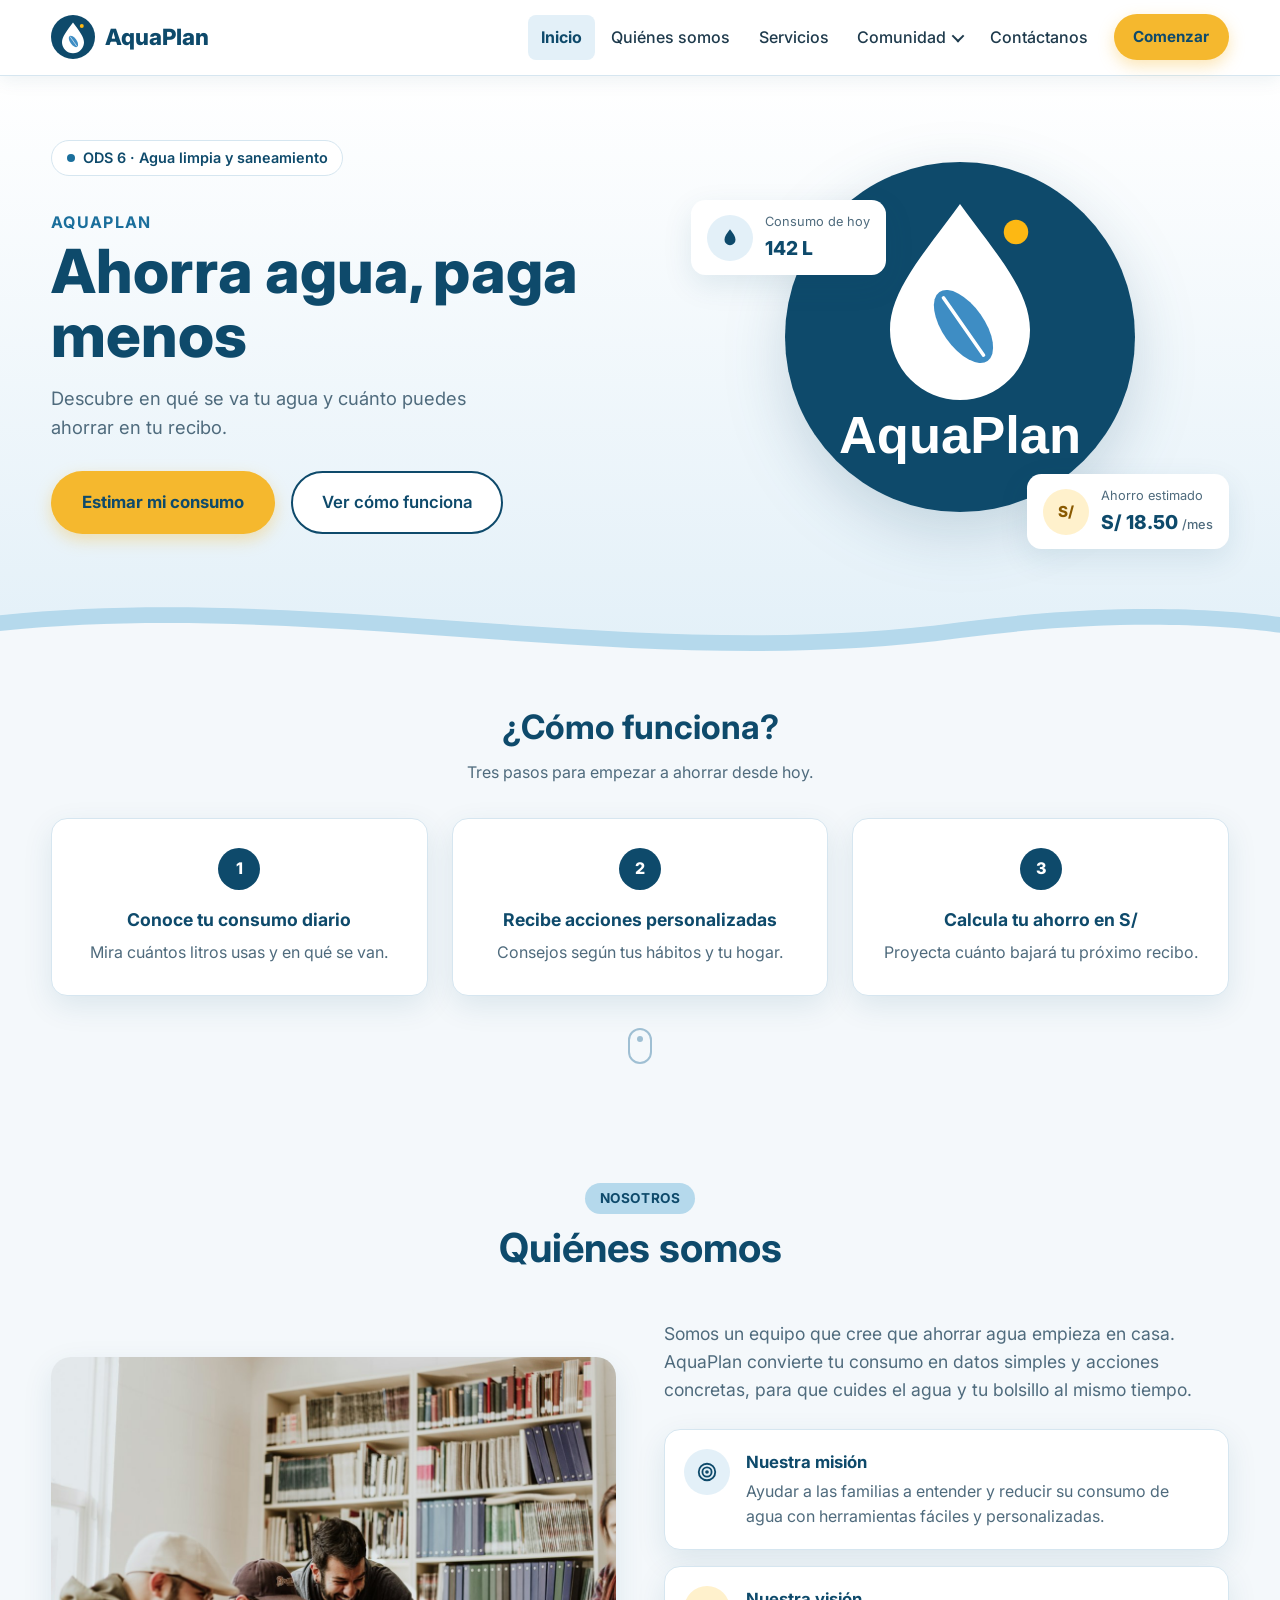
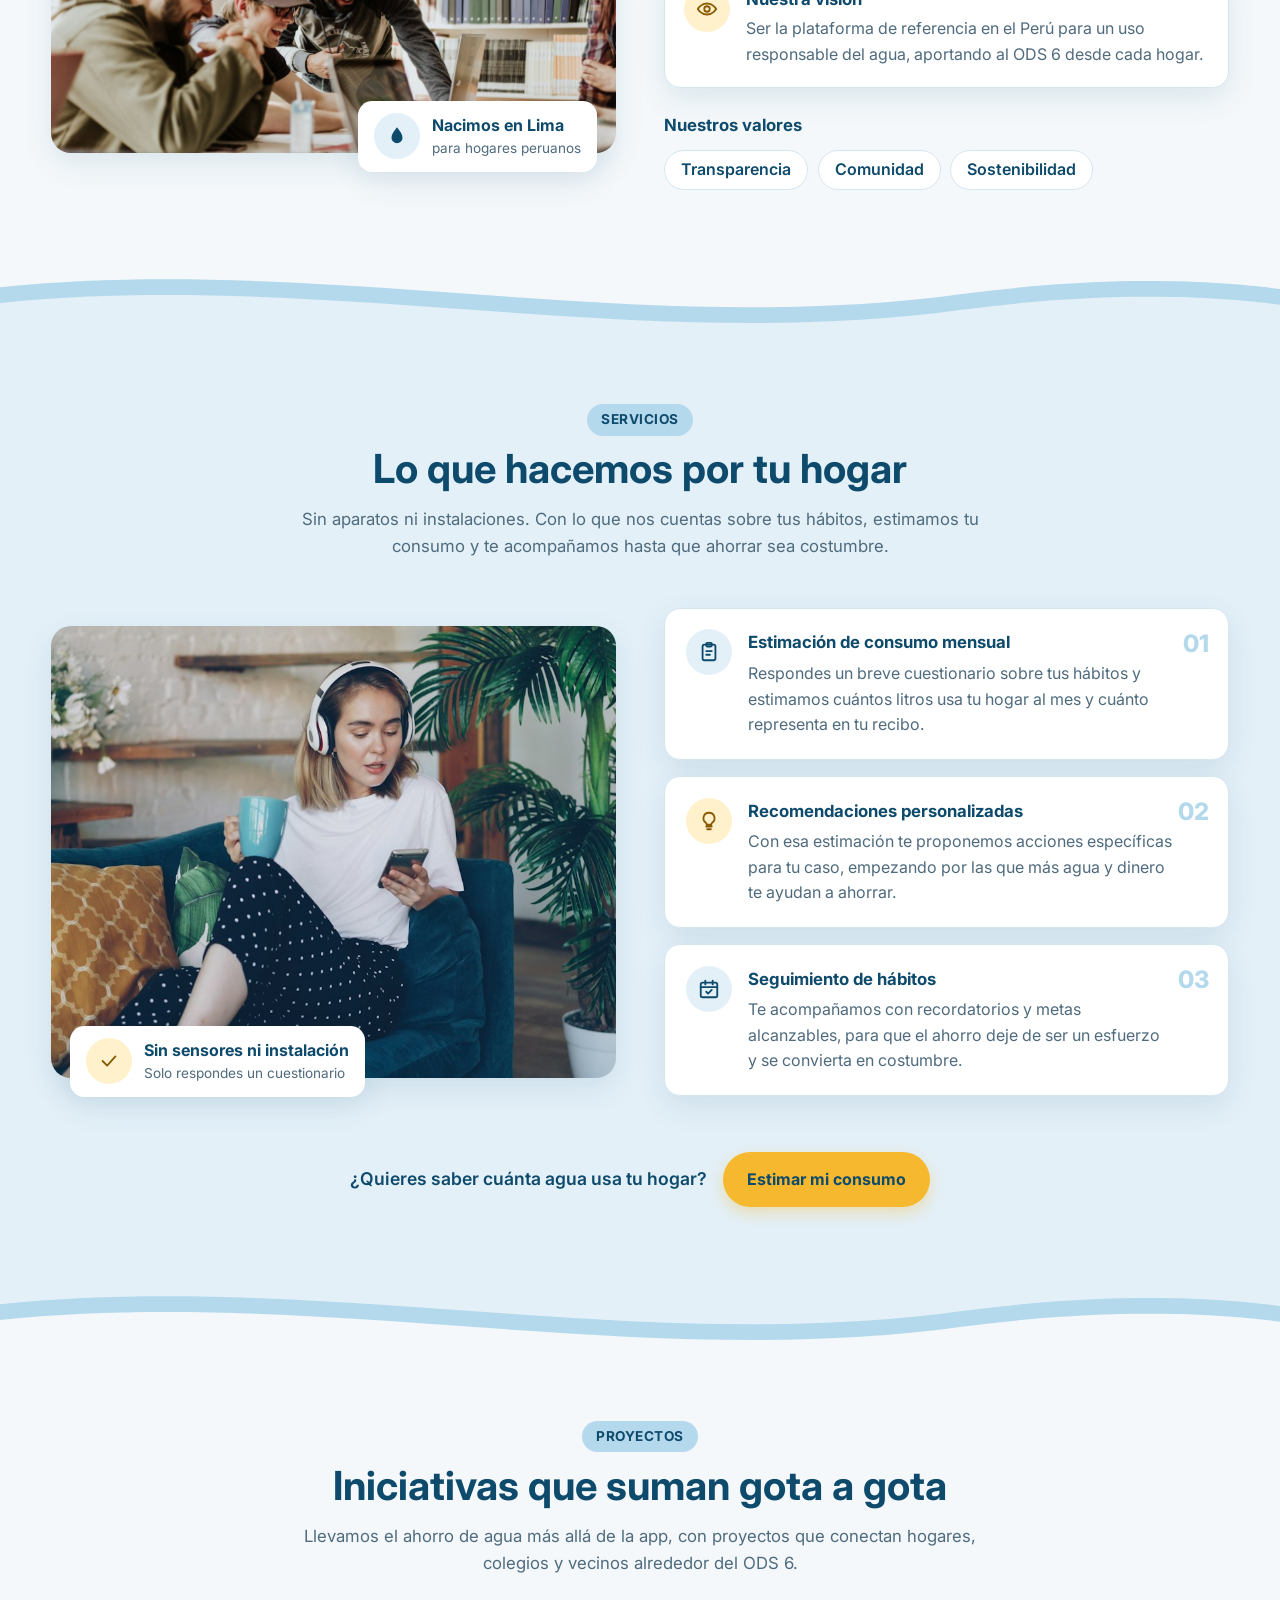
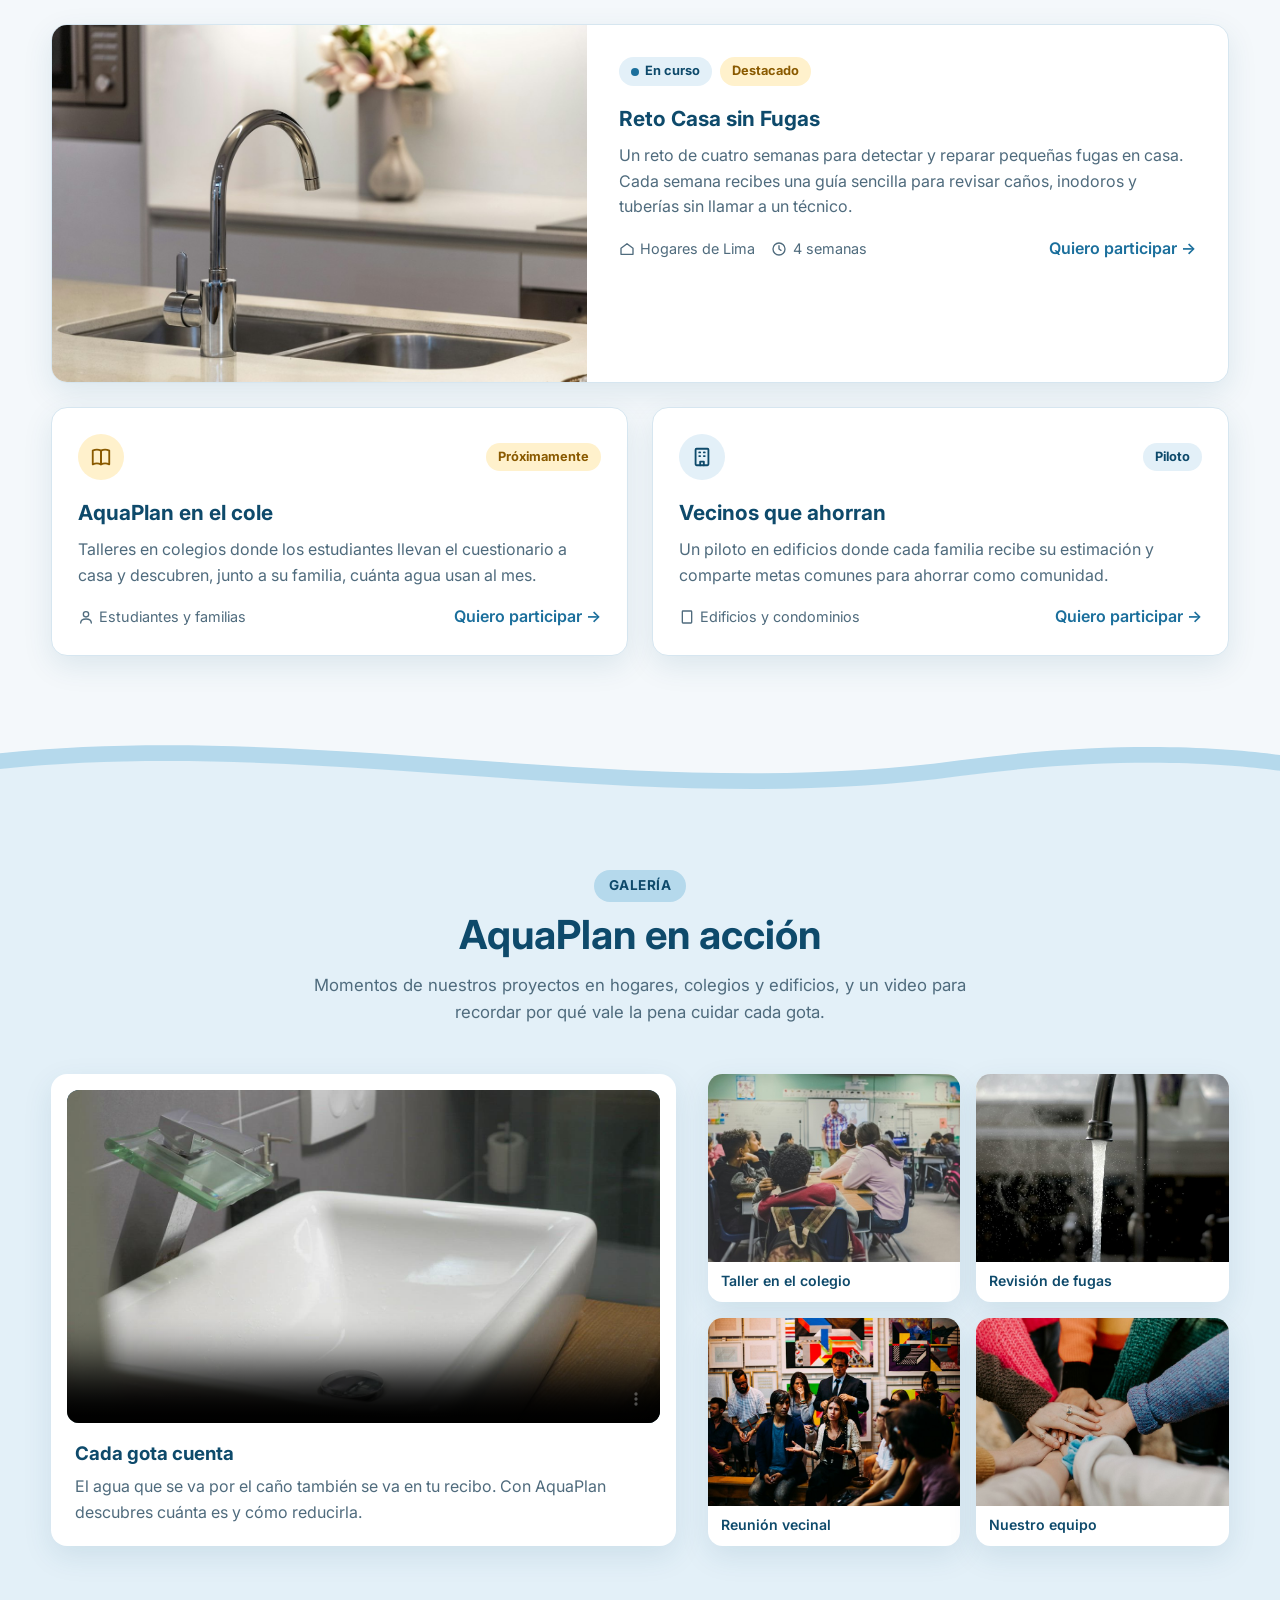
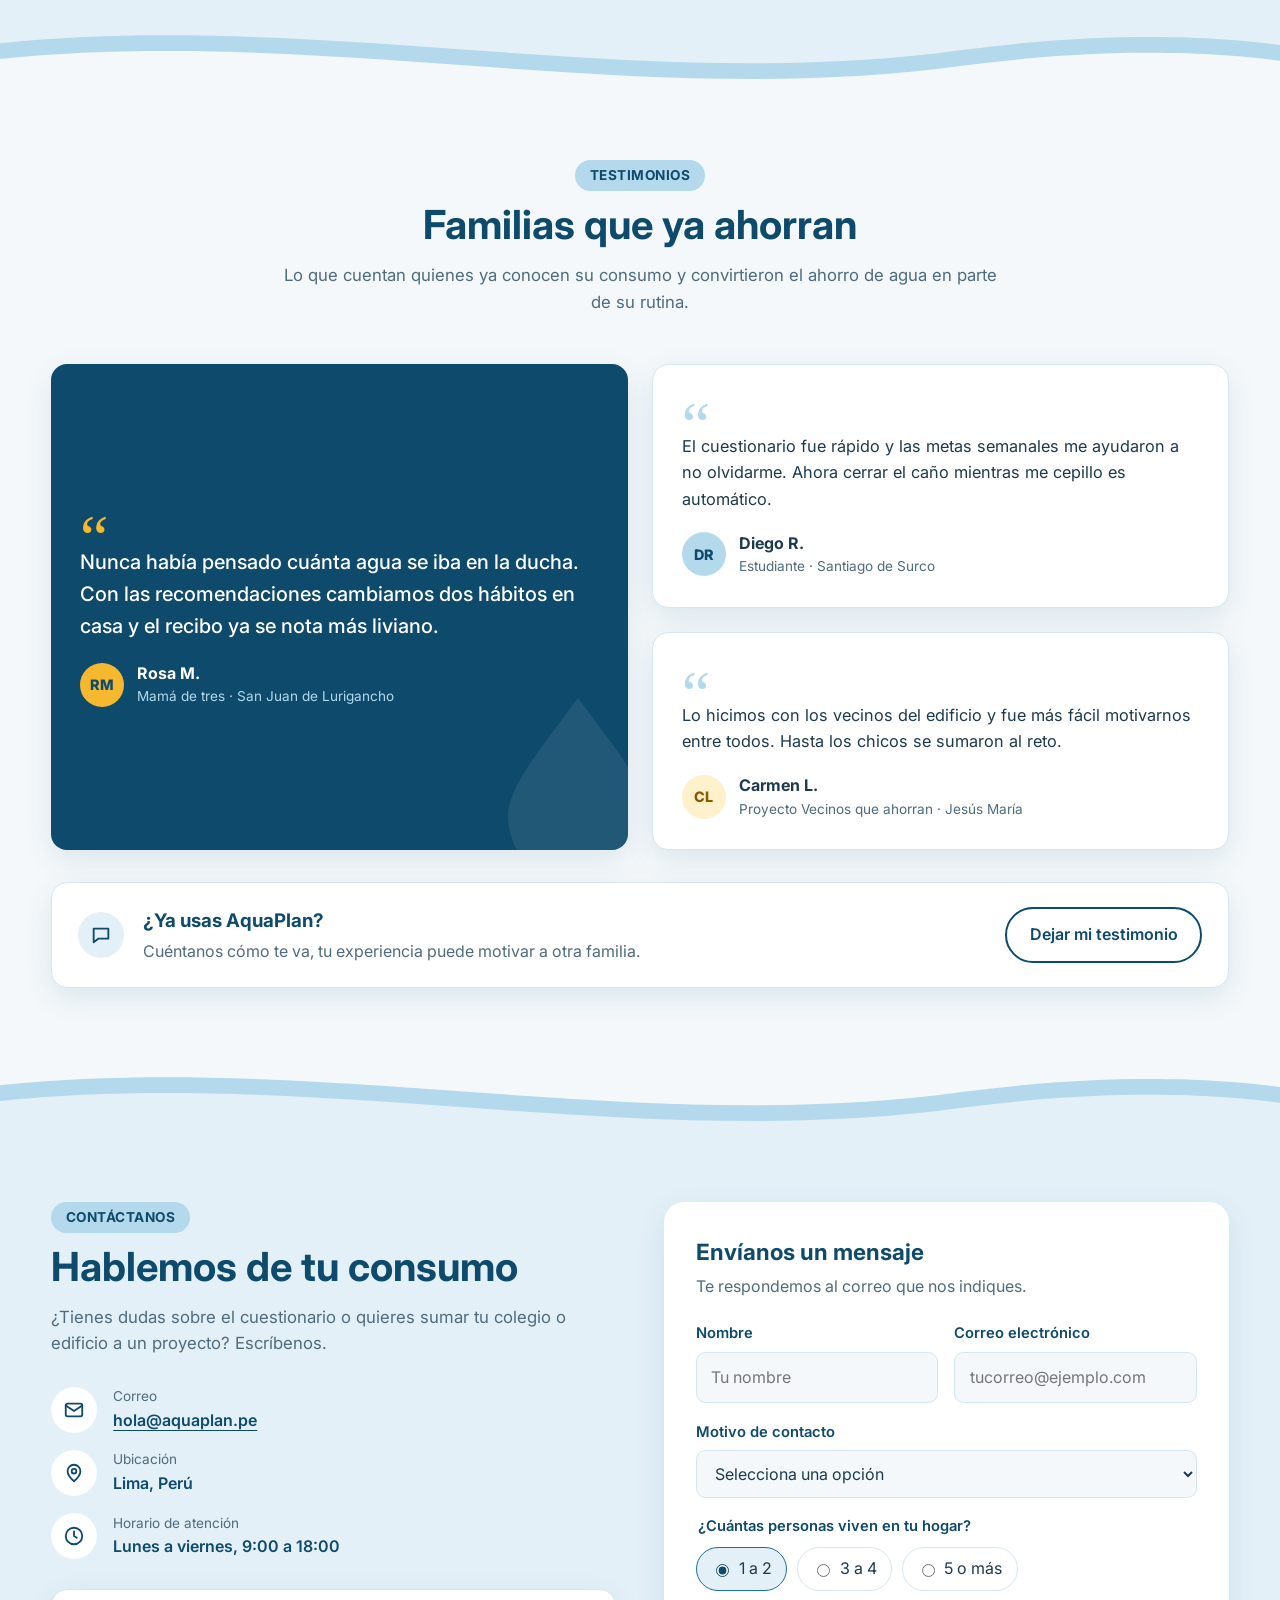
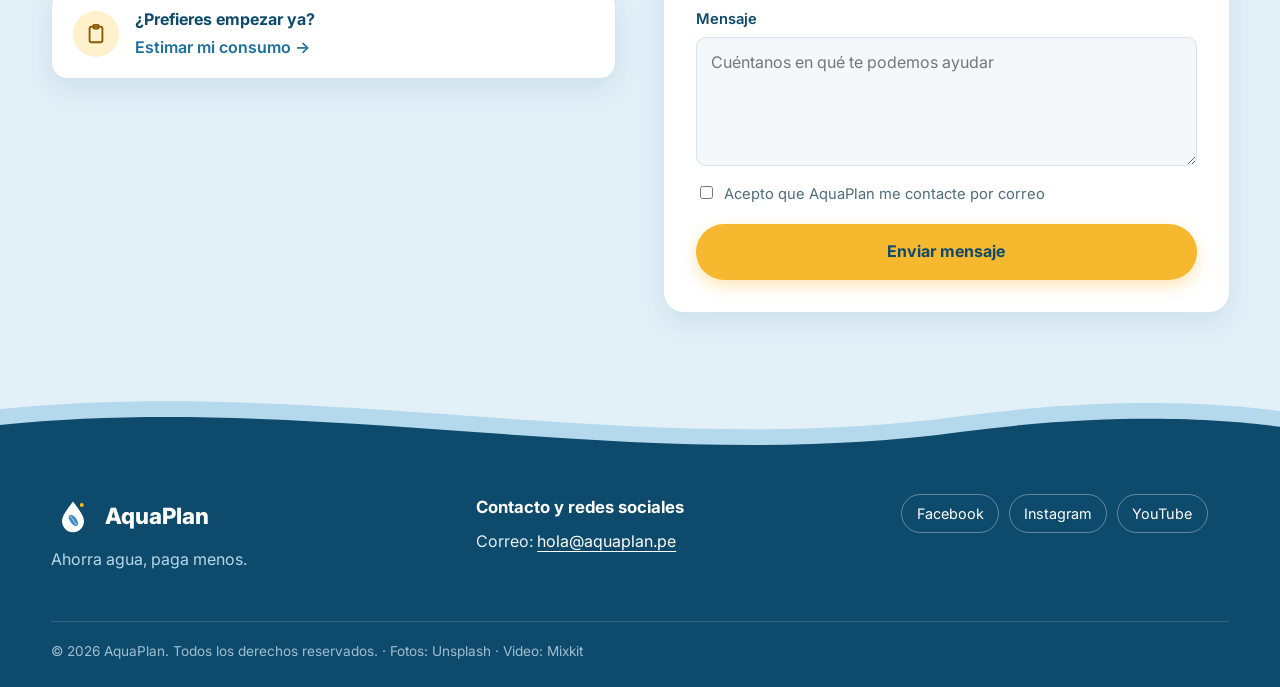
<file: index.html>
<!DOCTYPE html>
<html lang="es">
<head>
    <meta charset="UTF-8">
    <!-- PASO 1. El navegador debe usar el ancho real del celular. -->
    <meta name="viewport" content="width=device-width, initial-scale=1.0">
    <title>AquaPlan | Ahorra agua, paga menos</title>
    <meta name="description" content="AquaPlan estima el consumo de agua de tu hogar según tus hábitos y te acompaña con recomendaciones para ahorrar.">
    <link rel="preconnect" href="https://fonts.googleapis.com">
    <link rel="preconnect" href="https://fonts.gstatic.com" crossorigin>
    <link href="https://fonts.googleapis.com/css2?family=Inter:wght@400;500;600;700;800&display=swap" rel="stylesheet">
    <link rel="stylesheet" href="styles.css">
    <!-- defer espera a que el HTML esté listo antes de ejecutar el JS. -->
    <script src="script.js" defer></script>
</head>
<body>

    <!-- =====================================================
         ENCABEZADO (adaptado del menú de ACME)
         PASO 2. position: sticky en CSS lo mantiene visible al bajar.
         ===================================================== -->
    <header class="header">
        <div class="header-content contenedor">
            <a href="#inicio" class="marca" aria-label="AquaPlan, ir al inicio">
                <!-- 🖼️ LOGO: images/logo-icono.svg -->
                <img src="images/logo-icono.svg" alt="" width="44" height="44">
                <span>AquaPlan</span>
            </a>

            <!-- PASO 3. Botón hamburguesa: controla la navegación con id="navegacion".
                 Un <button> ya funciona con clic, toque, Enter y barra espaciadora. -->
            <button id="boton-menu" class="hamburguesa" type="button"
                    aria-controls="navegacion" aria-expanded="false" aria-label="Abrir menú">
                <span class="lineas" aria-hidden="true"><span></span><span></span><span></span></span>
                <span id="texto-menu">Menú</span>
            </button>

            <nav id="navegacion" class="navegacion" aria-label="Navegación principal">
                <!-- PASO 4. Esta lista es horizontal en escritorio y vertical en celular. -->
                <ul class="menu">
                    <li><a href="#inicio" class="activo" aria-current="page">Inicio</a></li>
                    <li><a href="#nosotros">Quiénes somos</a></li>
                    <li><a href="#servicios">Servicios</a></li>
                    <li>
                        <!-- details y summary abren el submenú sin programar otro botón. -->
                        <details id="comunidad" class="desplegable">
                            <summary>Comunidad</summary>
                            <!-- Submenú vertical -->
                            <ul class="submenu">
                                <li><a href="#proyectos">Proyectos</a></li>
                                <li><a href="#galeria">Galería</a></li>
                                <li><a href="#testimonios">Testimonios</a></li>
                            </ul>
                        </details>
                    </li>
                    <li><a href="#contacto">Contáctanos</a></li>
                    <!-- El botón Comenzar vive dentro del menú para que también aparezca en celular. -->
                    <li class="menu-accion"><a href="solucion.html" class="btn btn-primario btn-chico">Comenzar</a></li>
                </ul>
            </nav>
        </div>
    </header>

    <main>

        <!-- =====================================================
             INICIO (HERO)
             tabindex="-1" permite que el JS lleve el foco a la sección.
             ===================================================== -->
        <section id="inicio" class="hero" aria-labelledby="titulo-inicio" tabindex="-1">
            <div class="contenedor hero-contenido">

                <div class="hero-texto">
                    <p class="etiqueta-ods">
                        <span class="punto" aria-hidden="true"></span>
                        ODS 6 · Agua limpia y saneamiento
                    </p>
                    <p class="sobretitulo">AquaPlan</p>
                    <h1 id="titulo-inicio">Ahorra agua, paga menos</h1>
                    <p class="hero-descripcion">
                        Descubre en qué se va tu agua y cuánto puedes ahorrar en tu recibo.
                    </p>
                    <div class="hero-acciones">
                        <a href="solucion.html" class="btn btn-primario btn-grande">Estimar mi consumo</a>
                        <a href="#como-funciona" class="btn btn-secundario btn-grande">Ver cómo funciona</a>
                    </div>
                </div>

                <div class="hero-visual">
                    <!-- 🖼️ LOGO GRANDE: images/logo.svg -->
                    <img class="hero-logo"
                         src="images/logo.svg"
                         alt="Logotipo de AquaPlan, una gota de agua con una hoja"
                         width="350" height="350">

                    <div class="tarjeta-flotante dato-consumo">
                        <span class="icono-circulo" aria-hidden="true">
                            <svg class="icono icono-relleno" viewBox="0 0 24 24"><path d="M12 2.5C15.5 7 18 10.2 18 13.8a6 6 0 0 1-12 0C6 10.2 8.5 7 12 2.5Z"/></svg>
                        </span>
                        <div>
                            <p class="dato-etiqueta">Consumo de hoy</p>
                            <p class="dato-valor">142 L</p>
                        </div>
                    </div>

                    <div class="tarjeta-flotante dato-ahorro">
                        <span class="icono-circulo icono-circulo-amarillo icono-texto" aria-hidden="true">S/</span>
                        <div>
                            <p class="dato-etiqueta">Ahorro estimado</p>
                            <p class="dato-valor">S/ 18.50 <span>/mes</span></p>
                        </div>
                    </div>
                </div>

            </div>

            <svg class="ola" viewBox="0 0 1440 80" preserveAspectRatio="none" aria-hidden="true">
                <path d="M0,38 C360,0 720,96 1080,46 C1260,22 1380,32 1440,40 L1440,80 L0,80 Z" fill="#B5D9EC"/>
                <path d="M0,56 C360,18 720,114 1080,64 C1260,40 1380,50 1440,58 L1440,80 L0,80 Z" fill="#F4F8FB"/>
            </svg>
        </section>

        <!-- =====================================================
             CÓMO FUNCIONA
             ===================================================== -->
        <section id="como-funciona" class="pasos" aria-labelledby="titulo-pasos" tabindex="-1">
            <div class="contenedor">
                <h2 id="titulo-pasos" class="pasos-titulo">¿Cómo funciona?</h2>
                <p class="pasos-descripcion">Tres pasos para empezar a ahorrar desde hoy.</p>

                <ol class="pasos-lista">
                    <li class="tarjeta paso">
                        <span class="paso-numero" aria-hidden="true">1</span>
                        <h3>Conoce tu consumo diario</h3>
                        <p>Mira cuántos litros usas y en qué se van.</p>
                    </li>
                    <li class="tarjeta paso">
                        <span class="paso-numero" aria-hidden="true">2</span>
                        <h3>Recibe acciones personalizadas</h3>
                        <p>Consejos según tus hábitos y tu hogar.</p>
                    </li>
                    <li class="tarjeta paso">
                        <span class="paso-numero" aria-hidden="true">3</span>
                        <h3>Calcula tu ahorro en S/</h3>
                        <p>Proyecta cuánto bajará tu próximo recibo.</p>
                    </li>
                </ol>

                <a href="#nosotros" class="indicador-scroll" aria-label="Ir a Quiénes somos">
                    <svg viewBox="0 0 24 36" width="24" height="36" aria-hidden="true">
                        <rect x="1" y="1" width="22" height="34" rx="11" fill="none" stroke="#9FBFD3" stroke-width="2"/>
                        <circle cx="12" cy="11" r="3" fill="#9FBFD3"/>
                    </svg>
                </a>
            </div>
        </section>

        <!-- =====================================================
             QUIÉNES SOMOS
             ===================================================== -->
        <section id="nosotros" class="seccion seccion-clara" aria-labelledby="titulo-nosotros" tabindex="-1">
            <div class="contenedor">

                <div class="encabezado-seccion">
                    <p class="etiqueta-seccion">Nosotros</p>
                    <h2 id="titulo-nosotros" class="titulo-seccion">Quiénes somos</h2>
                </div>

                <div class="dos-columnas">

                    <div class="imagen-marco">
                        <!-- 📷 FOTO: images/nosotros.jpg -->
                        <img class="imagen-seccion"
                             src="images/nosotros.jpg"
                             alt="Jóvenes trabajando juntos frente a una laptop"
                             width="600" height="420">

                        <div class="tarjeta-flotante flotante-nosotros">
                            <span class="icono-circulo" aria-hidden="true">
                                <svg class="icono icono-relleno" viewBox="0 0 24 24"><path d="M12 2.5C15.5 7 18 10.2 18 13.8a6 6 0 0 1-12 0C6 10.2 8.5 7 12 2.5Z"/></svg>
                            </span>
                            <div>
                                <p class="flotante-titulo">Nacimos en Lima</p>
                                <p class="flotante-texto">para hogares peruanos</p>
                            </div>
                        </div>
                    </div>

                    <div class="nosotros-texto">
                        <p class="nosotros-intro">
                            Somos un equipo que cree que ahorrar agua empieza en casa.
                            AquaPlan convierte tu consumo en datos simples y acciones concretas,
                            para que cuides el agua y tu bolsillo al mismo tiempo.
                        </p>

                        <div class="tarjeta tarjeta-info">
                            <span class="icono-circulo" aria-hidden="true">
                                <svg class="icono" viewBox="0 0 24 24"><circle cx="12" cy="12" r="9"/><circle cx="12" cy="12" r="5"/><circle cx="12" cy="12" r="1"/></svg>
                            </span>
                            <div>
                                <h3>Nuestra misión</h3>
                                <p>Ayudar a las familias a entender y reducir su consumo de agua con herramientas fáciles y personalizadas.</p>
                            </div>
                        </div>

                        <div class="tarjeta tarjeta-info">
                            <span class="icono-circulo icono-circulo-amarillo" aria-hidden="true">
                                <svg class="icono" viewBox="0 0 24 24"><path d="M2 12s3.6-6 10-6 10 6 10 6-3.6 6-10 6S2 12 2 12Z"/><circle cx="12" cy="12" r="3"/></svg>
                            </span>
                            <div>
                                <h3>Nuestra visión</h3>
                                <p>Ser la plataforma de referencia en el Perú para un uso responsable del agua, aportando al ODS 6 desde cada hogar.</p>
                            </div>
                        </div>

                        <h3 class="valores-titulo">Nuestros valores</h3>
                        <ul class="valores">
                            <li>Transparencia</li>
                            <li>Comunidad</li>
                            <li>Sostenibilidad</li>
                        </ul>
                    </div>

                </div>
            </div>

            <svg class="ola" viewBox="0 0 1440 80" preserveAspectRatio="none" aria-hidden="true">
                <path d="M0,38 C360,0 720,96 1080,46 C1260,22 1380,32 1440,40 L1440,80 L0,80 Z" fill="#B5D9EC"/>
                <path d="M0,56 C360,18 720,114 1080,64 C1260,40 1380,50 1440,58 L1440,80 L0,80 Z" fill="#E3F0F8"/>
            </svg>
        </section>

        <!-- =====================================================
             SERVICIOS
             ===================================================== -->
        <section id="servicios" class="seccion seccion-celeste" aria-labelledby="titulo-servicios" tabindex="-1">
            <div class="contenedor">

                <div class="encabezado-seccion">
                    <p class="etiqueta-seccion">Servicios</p>
                    <h2 id="titulo-servicios" class="titulo-seccion">Lo que hacemos por tu hogar</h2>
                    <p class="intro-seccion">
                        Sin aparatos ni instalaciones. Con lo que nos cuentas sobre tus hábitos,
                        estimamos tu consumo y te acompañamos hasta que ahorrar sea costumbre.
                    </p>
                </div>

                <div class="dos-columnas">

                    <div class="imagen-marco">
                        <!-- 📷 FOTO: images/servicios.jpg -->
                        <img class="imagen-seccion imagen-alta"
                             src="images/servicios.jpg"
                             alt="Persona en la sala de su casa usando su celular"
                             width="600" height="480">

                        <div class="tarjeta-flotante flotante-servicios">
                            <span class="icono-circulo icono-circulo-amarillo" aria-hidden="true">
                                <svg class="icono" viewBox="0 0 24 24"><polyline points="5 12 10 17 19 7"/></svg>
                            </span>
                            <div>
                                <p class="flotante-titulo">Sin sensores ni instalación</p>
                                <p class="flotante-texto">Solo respondes un cuestionario</p>
                            </div>
                        </div>
                    </div>

                    <ol class="servicios-lista">
                        <li class="tarjeta servicio">
                            <span class="icono-circulo" aria-hidden="true">
                                <svg class="icono" viewBox="0 0 24 24"><rect x="5" y="4" width="14" height="17" rx="2"/><rect x="9" y="2" width="6" height="4" rx="1"/><line x1="9" y1="11" x2="15" y2="11"/><line x1="9" y1="15" x2="13" y2="15"/></svg>
                            </span>
                            <div>
                                <h3>Estimación de consumo mensual</h3>
                                <p>Respondes un breve cuestionario sobre tus hábitos y estimamos cuántos litros usa tu hogar al mes y cuánto representa en tu recibo.</p>
                            </div>
                            <span class="servicio-numero" aria-hidden="true">01</span>
                        </li>
                        <li class="tarjeta servicio">
                            <span class="icono-circulo icono-circulo-amarillo" aria-hidden="true">
                                <svg class="icono" viewBox="0 0 24 24"><path d="M9 18h6M10 21h4M12 3a6 6 0 0 0-3.5 10.9c.6.5 1 1.2 1 2.1h5c0-.9.4-1.6 1-2.1A6 6 0 0 0 12 3Z"/></svg>
                            </span>
                            <div>
                                <h3>Recomendaciones personalizadas</h3>
                                <p>Con esa estimación te proponemos acciones específicas para tu caso, empezando por las que más agua y dinero te ayudan a ahorrar.</p>
                            </div>
                            <span class="servicio-numero" aria-hidden="true">02</span>
                        </li>
                        <li class="tarjeta servicio">
                            <span class="icono-circulo" aria-hidden="true">
                                <svg class="icono" viewBox="0 0 24 24"><rect x="3" y="5" width="18" height="16" rx="2"/><line x1="3" y1="10" x2="21" y2="10"/><line x1="8" y1="3" x2="8" y2="7"/><line x1="16" y1="3" x2="16" y2="7"/><polyline points="9 15 11 17 15 13"/></svg>
                            </span>
                            <div>
                                <h3>Seguimiento de hábitos</h3>
                                <p>Te acompañamos con recordatorios y metas alcanzables, para que el ahorro deje de ser un esfuerzo y se convierta en costumbre.</p>
                            </div>
                            <span class="servicio-numero" aria-hidden="true">03</span>
                        </li>
                    </ol>

                </div>

                <div class="cta-servicios">
                    <p>¿Quieres saber cuánta agua usa tu hogar?</p>
                    <a href="solucion.html" class="btn btn-primario">Estimar mi consumo</a>
                </div>
            </div>

            <svg class="ola" viewBox="0 0 1440 80" preserveAspectRatio="none" aria-hidden="true">
                <path d="M0,38 C360,0 720,96 1080,46 C1260,22 1380,32 1440,40 L1440,80 L0,80 Z" fill="#B5D9EC"/>
                <path d="M0,56 C360,18 720,114 1080,64 C1260,40 1380,50 1440,58 L1440,80 L0,80 Z" fill="#F4F8FB"/>
            </svg>
        </section>

        <!-- =====================================================
             PROYECTOS
             ===================================================== -->
        <section id="proyectos" class="seccion seccion-clara" aria-labelledby="titulo-proyectos" tabindex="-1">
            <div class="contenedor">

                <div class="encabezado-seccion">
                    <p class="etiqueta-seccion">Proyectos</p>
                    <h2 id="titulo-proyectos" class="titulo-seccion">Iniciativas que suman gota a gota</h2>
                    <p class="intro-seccion">
                        Llevamos el ahorro de agua más allá de la app, con proyectos que conectan
                        hogares, colegios y vecinos alrededor del ODS 6.
                    </p>
                </div>

                <!-- Proyecto destacado -->
                <article class="tarjeta proyecto-destacado">
                    <!-- 📷 FOTO: images/proyectos.jpg -->
                    <img class="proyecto-imagen"
                         src="images/proyectos.jpg"
                         alt="Caño de cocina cerrado, sin goteo"
                         width="480" height="300">

                    <div class="proyecto-cuerpo">
                        <ul class="etiquetas">
                            <li class="etiqueta etiqueta-azul"><span class="punto" aria-hidden="true"></span> En curso</li>
                            <li class="etiqueta etiqueta-amarilla">Destacado</li>
                        </ul>
                        <h3>Reto Casa sin Fugas</h3>
                        <p>
                            Un reto de cuatro semanas para detectar y reparar pequeñas fugas en casa.
                            Cada semana recibes una guía sencilla para revisar caños, inodoros y
                            tuberías sin llamar a un técnico.
                        </p>
                        <div class="proyecto-pie">
                            <ul class="proyecto-meta">
                                <li>
                                    <svg class="icono icono-chico" viewBox="0 0 24 24" aria-hidden="true"><path d="M3 11 12 4l9 7v9H3Z"/></svg>
                                    Hogares de Lima
                                </li>
                                <li>
                                    <svg class="icono icono-chico" viewBox="0 0 24 24" aria-hidden="true"><circle cx="12" cy="12" r="9"/><polyline points="12 7 12 12 15 14"/></svg>
                                    4 semanas
                                </li>
                            </ul>
                            <a href="#contacto" class="enlace-flecha">Quiero participar →</a>
                        </div>
                    </div>
                </article>

                <!-- Otros proyectos -->
                <div class="proyectos-grid">

                    <article class="tarjeta proyecto-tarjeta">
                        <div class="proyecto-tarjeta-top">
                            <span class="icono-circulo icono-circulo-amarillo" aria-hidden="true">
                                <svg class="icono" viewBox="0 0 24 24"><path d="M3 5c3-1.5 6-1.5 9 0v15c-3-1.5-6-1.5-9 0Z"/><path d="M12 5c3-1.5 6-1.5 9 0v15c-3-1.5-6-1.5-9 0Z"/></svg>
                            </span>
                            <span class="etiqueta etiqueta-amarilla">Próximamente</span>
                        </div>
                        <h3>AquaPlan en el cole</h3>
                        <p>
                            Talleres en colegios donde los estudiantes llevan el cuestionario a casa
                            y descubren, junto a su familia, cuánta agua usan al mes.
                        </p>
                        <div class="proyecto-pie">
                            <ul class="proyecto-meta">
                                <li>
                                    <svg class="icono icono-chico" viewBox="0 0 24 24" aria-hidden="true"><circle cx="12" cy="8" r="4"/><path d="M4 21c0-4 4-6 8-6s8 2 8 6"/></svg>
                                    Estudiantes y familias
                                </li>
                            </ul>
                            <a href="#contacto" class="enlace-flecha">Quiero participar →</a>
                        </div>
                    </article>

                    <article class="tarjeta proyecto-tarjeta">
                        <div class="proyecto-tarjeta-top">
                            <span class="icono-circulo" aria-hidden="true">
                                <svg class="icono" viewBox="0 0 24 24"><rect x="5" y="3" width="14" height="18" rx="1"/><path d="M9 7h1M14 7h1M9 11h1M14 11h1M10 21v-4h4v4"/></svg>
                            </span>
                            <span class="etiqueta etiqueta-azul">Piloto</span>
                        </div>
                        <h3>Vecinos que ahorran</h3>
                        <p>
                            Un piloto en edificios donde cada familia recibe su estimación y
                            comparte metas comunes para ahorrar como comunidad.
                        </p>
                        <div class="proyecto-pie">
                            <ul class="proyecto-meta">
                                <li>
                                    <svg class="icono icono-chico" viewBox="0 0 24 24" aria-hidden="true"><rect x="5" y="3" width="14" height="18" rx="1"/></svg>
                                    Edificios y condominios
                                </li>
                            </ul>
                            <a href="#contacto" class="enlace-flecha">Quiero participar →</a>
                        </div>
                    </article>

                </div>
            </div>

            <svg class="ola" viewBox="0 0 1440 80" preserveAspectRatio="none" aria-hidden="true">
                <path d="M0,38 C360,0 720,96 1080,46 C1260,22 1380,32 1440,40 L1440,80 L0,80 Z" fill="#B5D9EC"/>
                <path d="M0,56 C360,18 720,114 1080,64 C1260,40 1380,50 1440,58 L1440,80 L0,80 Z" fill="#E3F0F8"/>
            </svg>
        </section>

        <!-- =====================================================
             GALERÍA
             ===================================================== -->
        <section id="galeria" class="seccion seccion-celeste" aria-labelledby="titulo-galeria" tabindex="-1">
            <div class="contenedor">

                <div class="encabezado-seccion">
                    <p class="etiqueta-seccion">Galería</p>
                    <h2 id="titulo-galeria" class="titulo-seccion">AquaPlan en acción</h2>
                    <p class="intro-seccion">
                        Momentos de nuestros proyectos en hogares, colegios y edificios,
                        y un video para recordar por qué vale la pena cuidar cada gota.
                    </p>
                </div>

                <div class="galeria-contenido">

                    <!-- Columna izquierda: video -->
                    <figure class="galeria-video">
                        <!--
                            🎬 VIDEO: videos/presentacion.mp4
                            🖼️ PORTADA (opcional): images/portada-video.jpg
                               Si no tienes portada, borra el atributo poster.
                        -->
                        <video src="videos/presentacion.mp4"
                               poster="images/portada-video.jpg"
                               controls muted playsinline
                               preload="metadata">
                            Tu navegador no puede reproducir este video.
                        </video>
                        <figcaption>
                            <h3>Cada gota cuenta</h3>
                            <p>El agua que se va por el caño también se va en tu recibo. Con AquaPlan descubres cuánta es y cómo reducirla.</p>
                        </figcaption>
                    </figure>

                    <!-- Columna derecha: fotos -->
                    <div class="galeria-fotos">
                        <div class="galeria-grid">

                            <!-- 📷 FOTO 1: images/taller-colegio.jpg -->
                            <figure class="foto">
                                <img src="images/taller-colegio.jpg"
                                     alt="Estudiantes atentos a una presentación sobre el ahorro de agua"
                                     width="250" height="186">
                                <figcaption>Taller en el colegio</figcaption>
                            </figure>

                            <!-- 📷 FOTO 2: images/revision-fugas.jpg -->
                            <figure class="foto">
                                <img src="images/revision-fugas.jpg"
                                     alt="Caño de cocina con el agua corriendo"
                                     width="250" height="186">
                                <figcaption>Revisión de fugas</figcaption>
                            </figure>

                            <!-- 📷 FOTO 3: images/reunion-vecinal.jpg -->
                            <figure class="foto">
                                <img src="images/reunion-vecinal.jpg"
                                     alt="Grupo de vecinos conversando en una reunión"
                                     width="250" height="186">
                                <figcaption>Reunión vecinal</figcaption>
                            </figure>

                            <!-- 📷 FOTO 4: images/equipo.jpg -->
                            <figure class="foto">
                                <img src="images/equipo.jpg"
                                     alt="Varias manos unidas al centro en señal de equipo"
                                     width="250" height="186">
                                <figcaption>Nuestro equipo</figcaption>
                            </figure>

                        </div>
                    </div>

                </div>
            </div>

            <svg class="ola" viewBox="0 0 1440 80" preserveAspectRatio="none" aria-hidden="true">
                <path d="M0,38 C360,0 720,96 1080,46 C1260,22 1380,32 1440,40 L1440,80 L0,80 Z" fill="#B5D9EC"/>
                <path d="M0,56 C360,18 720,114 1080,64 C1260,40 1380,50 1440,58 L1440,80 L0,80 Z" fill="#F4F8FB"/>
            </svg>
        </section>

        <!-- =====================================================
             TESTIMONIOS
             ===================================================== -->
        <section id="testimonios" class="seccion seccion-clara" aria-labelledby="titulo-testimonios" tabindex="-1">
            <div class="contenedor">

                <div class="encabezado-seccion">
                    <p class="etiqueta-seccion">Testimonios</p>
                    <h2 id="titulo-testimonios" class="titulo-seccion">Familias que ya ahorran</h2>
                    <p class="intro-seccion">
                        Lo que cuentan quienes ya conocen su consumo y convirtieron el ahorro
                        de agua en parte de su rutina.
                    </p>
                </div>

                <div class="testimonios-grid">

                    <!-- Testimonio destacado -->
                    <figure class="testimonio testimonio-destacado">
                        <svg class="gota-decorativa" viewBox="0 0 100 130" aria-hidden="true">
                            <path d="M50,0 C78,38 100,64 100,84 A50,50 0 0 1 0,84 C0,64 22,38 50,0 Z" fill="#FFFFFF"/>
                        </svg>
                        <span class="comillas" aria-hidden="true">“</span>
                        <div class="testimonio-cuerpo">
                            <blockquote>
                                <p>Nunca había pensado cuánta agua se iba en la ducha. Con las recomendaciones cambiamos dos hábitos en casa y el recibo ya se nota más liviano.</p>
                            </blockquote>
                            <figcaption class="testimonio-autor">
                                <span class="avatar avatar-amarillo" aria-hidden="true">RM</span>
                                <span>
                                    <span class="autor-nombre">Rosa M.</span>
                                    <span class="autor-detalle">Mamá de tres · San Juan de Lurigancho</span>
                                </span>
                            </figcaption>
                        </div>
                    </figure>

                    <div class="testimonios-columna">

                        <figure class="tarjeta testimonio">
                            <span class="comillas" aria-hidden="true">“</span>
                            <div class="testimonio-cuerpo">
                                <blockquote>
                                    <p>El cuestionario fue rápido y las metas semanales me ayudaron a no olvidarme. Ahora cerrar el caño mientras me cepillo es automático.</p>
                                </blockquote>
                                <figcaption class="testimonio-autor">
                                    <span class="avatar" aria-hidden="true">DR</span>
                                    <span>
                                        <span class="autor-nombre">Diego R.</span>
                                        <span class="autor-detalle">Estudiante · Santiago de Surco</span>
                                    </span>
                                </figcaption>
                            </div>
                        </figure>

                        <figure class="tarjeta testimonio">
                            <span class="comillas" aria-hidden="true">“</span>
                            <div class="testimonio-cuerpo">
                                <blockquote>
                                    <p>Lo hicimos con los vecinos del edificio y fue más fácil motivarnos entre todos. Hasta los chicos se sumaron al reto.</p>
                                </blockquote>
                                <figcaption class="testimonio-autor">
                                    <span class="avatar avatar-amarillo-suave" aria-hidden="true">CL</span>
                                    <span>
                                        <span class="autor-nombre">Carmen L.</span>
                                        <span class="autor-detalle">Proyecto Vecinos que ahorran · Jesús María</span>
                                    </span>
                                </figcaption>
                            </div>
                        </figure>

                    </div>
                </div>

                <div class="tarjeta cta-testimonio">
                    <span class="icono-circulo" aria-hidden="true">
                        <svg class="icono" viewBox="0 0 24 24"><path d="M4 5h16v11H9l-5 4Z"/></svg>
                    </span>
                    <div class="cta-testimonio-texto">
                        <h3>¿Ya usas AquaPlan?</h3>
                        <p>Cuéntanos cómo te va, tu experiencia puede motivar a otra familia.</p>
                    </div>
                    <a href="#contacto" class="btn btn-secundario">Dejar mi testimonio</a>
                </div>
            </div>

            <svg class="ola" viewBox="0 0 1440 80" preserveAspectRatio="none" aria-hidden="true">
                <path d="M0,38 C360,0 720,96 1080,46 C1260,22 1380,32 1440,40 L1440,80 L0,80 Z" fill="#B5D9EC"/>
                <path d="M0,56 C360,18 720,114 1080,64 C1260,40 1380,50 1440,58 L1440,80 L0,80 Z" fill="#E3F0F8"/>
            </svg>
        </section>

        <!-- =====================================================
             CONTÁCTANOS
             ===================================================== -->
        <section id="contacto" class="seccion seccion-celeste" aria-labelledby="titulo-contacto" tabindex="-1">
            <div class="contenedor dos-columnas contacto-contenido">

                <!-- Columna izquierda: datos de contacto -->
                <div class="contacto-info">
                    <p class="etiqueta-seccion">Contáctanos</p>
                    <h2 id="titulo-contacto" class="titulo-seccion">Hablemos de tu consumo</h2>
                    <p class="intro-seccion">
                        ¿Tienes dudas sobre el cuestionario o quieres sumar tu colegio
                        o edificio a un proyecto? Escríbenos.
                    </p>

                    <address>
                        <ul class="contacto-lista">
                            <li>
                                <span class="icono-circulo icono-circulo-blanco" aria-hidden="true">
                                    <svg class="icono" viewBox="0 0 24 24"><rect x="3" y="5" width="18" height="14" rx="2"/><polyline points="3 7 12 13 21 7"/></svg>
                                </span>
                                <span>
                                    <span class="contacto-etiqueta">Correo</span>
                                    <a class="contacto-valor" href="mailto:hola@aquaplan.pe">hola@aquaplan.pe</a>
                                </span>
                            </li>
                            <li>
                                <span class="icono-circulo icono-circulo-blanco" aria-hidden="true">
                                    <svg class="icono" viewBox="0 0 24 24"><path d="M12 21s-7-6.2-7-11a7 7 0 0 1 14 0c0 4.8-7 11-7 11Z"/><circle cx="12" cy="10" r="2.5"/></svg>
                                </span>
                                <span>
                                    <span class="contacto-etiqueta">Ubicación</span>
                                    <span class="contacto-valor">Lima, Perú</span>
                                </span>
                            </li>
                            <li>
                                <span class="icono-circulo icono-circulo-blanco" aria-hidden="true">
                                    <svg class="icono" viewBox="0 0 24 24"><circle cx="12" cy="12" r="9"/><polyline points="12 7 12 12 15 14"/></svg>
                                </span>
                                <span>
                                    <span class="contacto-etiqueta">Horario de atención</span>
                                    <span class="contacto-valor">Lunes a viernes, 9:00 a 18:00</span>
                                </span>
                            </li>
                        </ul>
                    </address>

                    <div class="tarjeta tarjeta-atajo">
                        <span class="icono-circulo icono-circulo-amarillo" aria-hidden="true">
                            <svg class="icono" viewBox="0 0 24 24"><rect x="5" y="4" width="14" height="17" rx="2"/><rect x="9" y="2" width="6" height="4" rx="1"/></svg>
                        </span>
                        <div>
                            <p class="atajo-titulo">¿Prefieres empezar ya?</p>
                            <a href="solucion.html" class="enlace-flecha">Estimar mi consumo →</a>
                        </div>
                    </div>
                </div>

                <!-- Columna derecha: formulario -->
                <div class="formulario-tarjeta">
                    <h3>Envíanos un mensaje</h3>
                    <p>Te respondemos al correo que nos indiques.</p>

                    <form id="formulario-contacto" class="formulario">

                        <div class="form-fila">
                            <div class="campo">
                                <label for="nombre">Nombre</label>
                                <input type="text" id="nombre" name="nombre"
                                       placeholder="Tu nombre" autocomplete="name" required>
                            </div>
                            <div class="campo">
                                <label for="correo">Correo electrónico</label>
                                <input type="email" id="correo" name="correo"
                                       placeholder="tucorreo@ejemplo.com" autocomplete="email" required>
                            </div>
                        </div>

                        <div class="campo">
                            <label for="motivo">Motivo de contacto</label>
                            <select id="motivo" name="motivo" required>
                                <option value="" selected disabled>Selecciona una opción</option>
                                <option value="cuestionario">Dudas sobre el cuestionario</option>
                                <option value="colegio">Sumar mi colegio a un proyecto</option>
                                <option value="edificio">Sumar mi edificio a un proyecto</option>
                                <option value="testimonio">Dejar mi testimonio</option>
                                <option value="otro">Otro</option>
                            </select>
                        </div>

                        <fieldset class="campo-opciones">
                            <legend>¿Cuántas personas viven en tu hogar?</legend>
                            <div class="opciones">
                                <label class="opcion">
                                    <input type="radio" name="personas" value="1-2" checked>
                                    1 a 2
                                </label>
                                <label class="opcion">
                                    <input type="radio" name="personas" value="3-4">
                                    3 a 4
                                </label>
                                <label class="opcion">
                                    <input type="radio" name="personas" value="5+">
                                    5 o más
                                </label>
                            </div>
                        </fieldset>

                        <div class="campo">
                            <label for="mensaje">Mensaje</label>
                            <textarea id="mensaje" name="mensaje" rows="4"
                                      placeholder="Cuéntanos en qué te podemos ayudar" required></textarea>
                        </div>

                        <label class="check">
                            <input type="checkbox" name="acepto" required>
                            Acepto que AquaPlan me contacte por correo
                        </label>

                        <button type="submit" class="btn btn-primario btn-bloque">Enviar mensaje</button>
                        <p id="formulario-estado" class="formulario-estado" role="status" hidden></p>
                    </form>
                </div>

            </div>

            <!-- Ola que da paso al footer -->
            <svg class="ola" viewBox="0 0 1440 80" preserveAspectRatio="none" aria-hidden="true">
                <path d="M0,38 C360,0 720,96 1080,46 C1260,22 1380,32 1440,40 L1440,80 L0,80 Z" fill="#B5D9EC"/>
                <path d="M0,56 C360,18 720,114 1080,64 C1260,40 1380,50 1440,58 L1440,80 L0,80 Z" fill="#0E4A6B"/>
            </svg>
        </section>

    </main>

    <!-- =====================================================
         FOOTER
         ===================================================== -->
    <footer class="footer">
        <div class="contenedor footer-contenido">

            <div class="footer-marca">
                <a href="#inicio" class="marca marca-clara">
                    <img src="images/logo-icono.svg" alt="" width="44" height="44">
                    <span>AquaPlan</span>
                </a>
                <p class="footer-lema">Ahorra agua, paga menos.</p>
            </div>

            <div class="footer-contacto">
                <h2>Contacto y redes sociales</h2>
                <p>Correo: <a href="mailto:hola@aquaplan.pe">hola@aquaplan.pe</a></p>
            </div>

            <ul class="redes">
                <li><a href="https://www.facebook.com/" target="_blank" rel="noopener noreferrer">Facebook</a></li>
                <li><a href="https://www.instagram.com/" target="_blank" rel="noopener noreferrer">Instagram</a></li>
                <li><a href="https://www.youtube.com/" target="_blank" rel="noopener noreferrer">YouTube</a></li>
            </ul>

        </div>

        <p class="contenedor footer-copy">© 2026 AquaPlan. Todos los derechos reservados. · Fotos: Unsplash · Video: Mixkit</p>
    </footer>

</body>
</html>
</file>
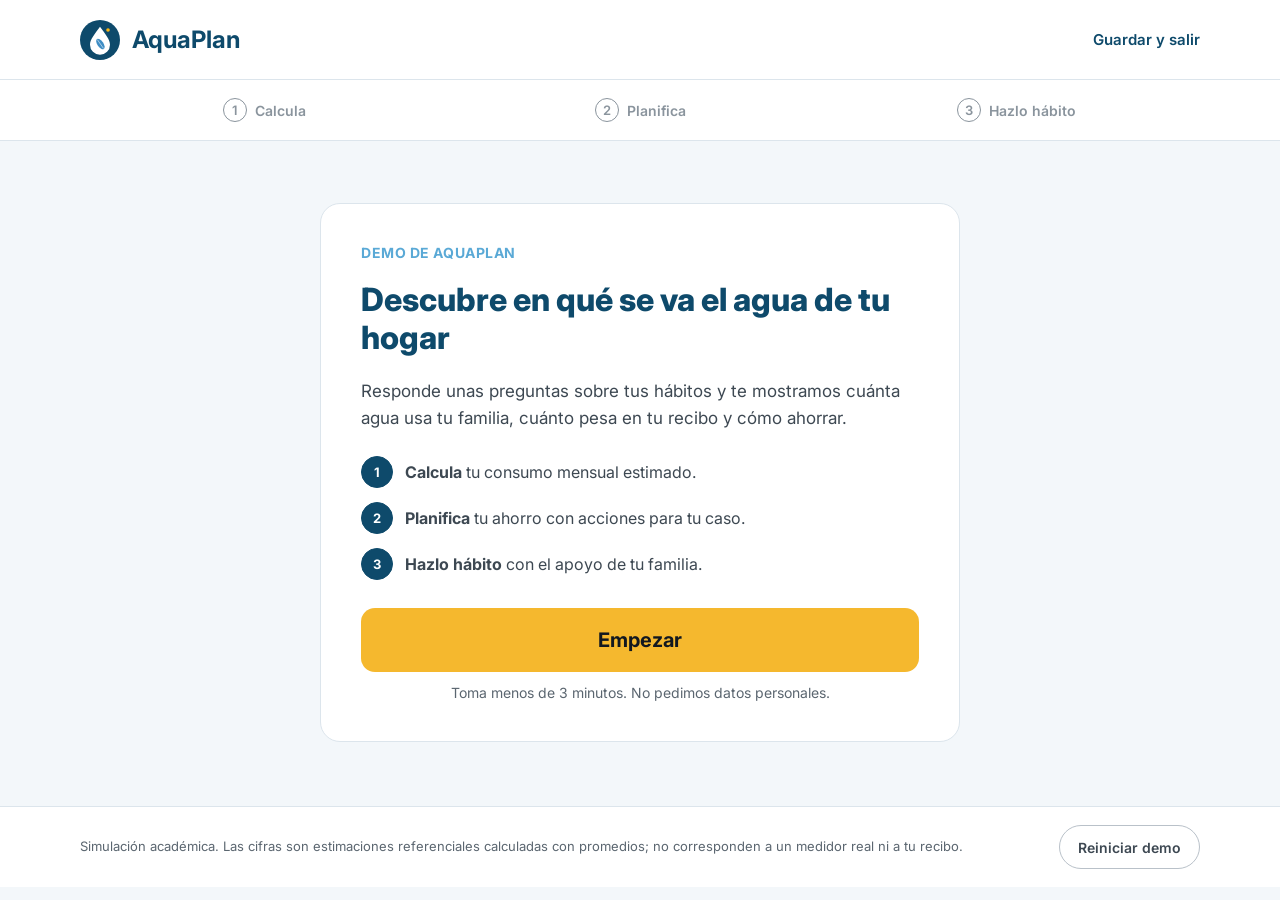
<file: solucion.html>
<!DOCTYPE html>
<html lang="es">
<head>
  <meta charset="UTF-8">
  <meta name="viewport" content="width=device-width, initial-scale=1.0">
  <title>AquaPlan · Calcula tu consumo de agua</title>
  <meta name="description" content="AquaPlan: calcula cuánta agua usa tu hogar, en qué se va y cómo ahorrar en tu recibo.">
  <link rel="preconnect" href="https://fonts.googleapis.com">
  <link rel="preconnect" href="https://fonts.gstatic.com" crossorigin>
  <link href="https://fonts.googleapis.com/css2?family=Inter:wght@400;500;600;700;800&display=swap" rel="stylesheet">
  <link rel="stylesheet" href="solucion.css">
</head>
<body data-modo="app">

  <a class="saltar" href="#contenido">Saltar al contenido</a>

  <!-- =====================================================
       HEADER
       ===================================================== -->
  <header class="header">
    <div class="container header__inner">
      <a href="#/inicio" class="logo" aria-label="AquaPlan, ir al inicio de la demo">
        <img src="images/logo-icono.svg" alt="" width="40" height="40">
        <span class="logo__text">AquaPlan</span>
      </a>
      <a href="index.html" class="header__link">Guardar y salir</a>
    </div>
  </header>

  <!-- Las 3 etapas de la demo -->
  <nav class="fases" aria-label="Etapas de la demo">
    <ol class="container fases__lista">
      <li><a class="fase" data-fase="1"><span class="fase__num">1</span>Calcula</a></li>
      <li><a class="fase" data-fase="2"><span class="fase__num">2</span>Planifica</a></li>
      <li><a class="fase" data-fase="3"><span class="fase__num">3</span>Hazlo hábito</a></li>
    </ol>
  </nav>

  <main id="contenido" class="container main">

    <!-- =====================================================
         PROGRESO DEL CUESTIONARIO (solo en sus 5 pasos)
         ===================================================== -->
    <section class="progress solo-pasos" aria-label="Progreso del cuestionario">
      <div class="progress__top">
        <span id="paso-texto">Paso 1 de 5</span>
        <span id="paso-porcentaje">20%</span>
      </div>
      <div class="progress__bar"><div class="progress__fill" id="paso-barra"></div></div>

      <ol class="steps">
        <li class="step" data-step="1"><span class="step__num">1</span>Tu hogar</li>
        <li class="step" data-step="2"><span class="step__num">2</span>Ducha</li>
        <li class="step" data-step="3"><span class="step__num">3</span>Baño</li>
        <li class="step" data-step="4"><span class="step__num">4</span>Cocina y ropa</li>
        <li class="step" data-step="5"><span class="step__num">5</span>Casa y fugas</li>
      </ol>
    </section>


    <!-- =====================================================
         BIENVENIDA
         ===================================================== -->
    <section class="screen" id="inicio" aria-labelledby="t-inicio">
      <div class="welcome card">
        <span class="eyebrow">Demo de AquaPlan</span>
        <h1 id="t-inicio" tabindex="-1">Descubre en qué se va el agua de tu hogar</h1>
        <p class="welcome__texto">Responde unas preguntas sobre tus hábitos y te mostramos cuánta agua usa tu familia, cuánto pesa en tu recibo y cómo ahorrar.</p>

        <ul class="welcome__lista">
          <li><span class="num num--active">1</span><span><strong>Calcula</strong> tu consumo mensual estimado.</span></li>
          <li><span class="num num--active">2</span><span><strong>Planifica</strong> tu ahorro con acciones para tu caso.</span></li>
          <li><span class="num num--active">3</span><span><strong>Hazlo hábito</strong> con el apoyo de tu familia.</span></li>
        </ul>

        <!-- Usuario nuevo -->
        <div id="inicio-nuevo">
          <a href="#/hogar" class="btn btn--primary btn--tall">Empezar</a>
          <p class="muted welcome__nota">Toma menos de 3 minutos. No pedimos datos personales.</p>
        </div>

        <!-- Usuario con avance guardado -->
        <div id="inicio-continuar" hidden>
          <p class="welcome__aviso">Tienes un avance guardado en este dispositivo.</p>
          <div class="actions">
            <button type="button" class="btn btn--secondary" id="empezar-de-nuevo">Empezar de nuevo</button>
            <a href="#/hogar" class="btn btn--primary" id="continuar">Continuar donde lo dejé</a>
          </div>
        </div>
      </div>
    </section>


    <!-- =====================================================
         PASO 1 · TU HOGAR
         ===================================================== -->
    <section class="screen" id="hogar" data-num="1" aria-labelledby="t-hogar">
      <div class="page-title">
        <h1 id="t-hogar" tabindex="-1">Cuéntanos de tu hogar</h1>
        <p>Con estos datos ajustamos el cálculo a tu familia.</p>
      </div>

      <div class="layout">
        <div class="card card--form">

          <div class="field">
            <span class="label" id="l-ciudad">¿Dónde vives?</span>
            <div class="options options--3" role="radiogroup" aria-labelledby="l-ciudad" data-campo="ciudad">
              <button type="button" class="option" role="radio" data-valor="lima">Lima</button>
              <button type="button" class="option" role="radio" data-valor="callao">Callao</button>
              <button type="button" class="option" role="radio" data-valor="otra">Otra ciudad</button>
            </div>
            <p class="hint" data-si="ciudad=otra">Usaremos una estimación basada en tarifas de Lima.</p>
          </div>

          <div class="field">
            <label class="label" for="distrito">Distrito <span class="opcional">(opcional)</span></label>
            <input class="input" type="text" id="distrito" maxlength="40" autocomplete="off" placeholder="Por ejemplo: Los Olivos">
          </div>

          <div class="field">
            <span class="label" id="l-vivienda">Tipo de vivienda</span>
            <div class="options options--2" role="radiogroup" aria-labelledby="l-vivienda" data-campo="vivienda">
              <button type="button" class="option" role="radio" data-valor="departamento">Departamento</button>
              <button type="button" class="option" role="radio" data-valor="casa">Casa</button>
            </div>
          </div>

          <div class="field">
            <span class="label" id="l-jardin">¿Tienes jardín, patio o plantas que riegas?</span>
            <div class="options options--2" role="radiogroup" aria-labelledby="l-jardin" data-campo="jardin">
              <button type="button" class="option" role="radio" data-valor="si">Sí</button>
              <button type="button" class="option" role="radio" data-valor="no">No</button>
            </div>
          </div>

          <div class="field">
            <span class="label">¿Quiénes viven en casa?</span>
            <div class="steppers">
              <div class="stepper" data-contador="adultos" data-min="1" data-max="12" data-etiqueta="Adultos"></div>
              <div class="stepper" data-contador="ninos" data-min="0" data-max="10" data-etiqueta="Niños"></div>
              <div class="stepper" data-contador="mascotas" data-min="0" data-max="6" data-etiqueta="Mascotas"></div>
            </div>
          </div>

          <p class="error" id="error-hogar" role="alert" hidden></p>

          <a href="#/ducha" class="btn btn--primary" data-validar="hogar">Continuar</a>
        </div>

        <aside class="aside">
          <div class="note">
            <div class="note__head">
              <span class="note__icon">
                <svg viewBox="0 0 24 24" aria-hidden="true">
                  <path d="M12 2l8 3.5V11c0 5-3.5 9-8 11-4.5-2-8-6-8-11V5.5z" fill="#0E4A6B"/>
                  <path d="M8.5 12l2.5 2.5 4.5-5" fill="none" stroke="#fff" stroke-width="2" stroke-linecap="round" stroke-linejoin="round"/>
                </svg>
              </span>
              <h2>Tus datos son privados</h2>
            </div>
            <p>No pedimos nombre, DNI ni número de suministro. Tus respuestas se guardan solo en este dispositivo.</p>
          </div>

          <div class="fact">
            <p class="fact__eyebrow">¿Sabías que?</p>
            <p class="fact__text">Lima es una de las ciudades más grandes del mundo construidas sobre un desierto. Cada litro cuenta.</p>
          </div>
        </aside>
      </div>
    </section>


    <!-- =====================================================
         PASO 2 · DUCHA
         ===================================================== -->
    <section class="screen" id="ducha" data-num="2" aria-labelledby="t-ducha">
      <div class="page-title">
        <h1 id="t-ducha" tabindex="-1">La ducha</h1>
        <p>Responde con lo que pasa normalmente en casa. No hay respuestas incorrectas.</p>
      </div>

      <div class="layout">
        <div class="card card--form">

          <div class="field">
            <span class="label" id="l-duchaMin">¿Cuánto dura una ducha, en promedio?</span>
            <div class="options options--4" role="radiogroup" aria-labelledby="l-duchaMin" data-campo="duchaMin">
              <button type="button" class="option" role="radio" data-valor="5">Unos 5 min</button>
              <button type="button" class="option" role="radio" data-valor="10">Unos 10 min</button>
              <button type="button" class="option" role="radio" data-valor="15">Unos 15 min</button>
              <button type="button" class="option" role="radio" data-valor="20">20 min o más</button>
            </div>
          </div>

          <div class="field">
            <span class="label" id="l-duchasDia">¿Cuántas veces se ducha cada persona?</span>
            <div class="options options--3" role="radiogroup" aria-labelledby="l-duchasDia" data-campo="duchasDia">
              <button type="button" class="option" role="radio" data-valor="0.5">Día por medio</button>
              <button type="button" class="option" role="radio" data-valor="1">1 vez al día</button>
              <button type="button" class="option" role="radio" data-valor="2">2 veces al día</button>
            </div>
          </div>

          <div class="field">
            <span class="label" id="l-duchaTipo">¿Qué tipo de ducha tienes?</span>
            <div class="options options--3" role="radiogroup" aria-labelledby="l-duchaTipo" data-campo="duchaTipo">
              <button type="button" class="option" role="radio" data-valor="normal">Normal</button>
              <button type="button" class="option" role="radio" data-valor="ahorradora">Ahorradora</button>
              <button type="button" class="option" role="radio" data-valor="nose">No lo sé</button>
            </div>
            <p class="hint">Una ducha ahorradora tiene un cabezal que reduce el chorro sin que se note.</p>
          </div>

          <div class="actions">
            <a href="#/hogar" class="btn btn--secondary">Atrás</a>
            <a href="#/bano" class="btn btn--primary">Siguiente</a>
          </div>
        </div>

        <aside class="aside">
          <div class="fact">
            <p class="fact__eyebrow">¿Sabías que?</p>
            <p class="fact__text">Una ducha de 10 minutos puede usar unos 100 litros de agua: cinco baldes grandes.</p>
          </div>
        </aside>
      </div>
    </section>


    <!-- =====================================================
         PASO 3 · BAÑO
         ===================================================== -->
    <section class="screen" id="bano" data-num="3" aria-labelledby="t-bano">
      <div class="page-title">
        <h1 id="t-bano" tabindex="-1">El baño</h1>
        <p>El inodoro y el caño del lavatorio.</p>
      </div>

      <div class="layout">
        <div class="card card--form">

          <div class="field">
            <span class="label" id="l-inodoroTipo">¿Cómo es tu inodoro?</span>
            <div class="options options--4" role="radiogroup" aria-labelledby="l-inodoroTipo" data-campo="inodoroTipo">
              <button type="button" class="option" role="radio" data-valor="antiguo">Antiguo, tanque grande</button>
              <button type="button" class="option" role="radio" data-valor="estandar">Estándar</button>
              <button type="button" class="option" role="radio" data-valor="doble">Doble descarga</button>
              <button type="button" class="option" role="radio" data-valor="nose">No lo sé</button>
            </div>
            <p class="hint">El de doble descarga tiene dos botones: uno chico y uno grande.</p>
          </div>

          <div class="field">
            <span class="label" id="l-descargas">¿Cuántas veces al día lo usa cada persona en casa?</span>
            <div class="options options--3" role="radiogroup" aria-labelledby="l-descargas" data-campo="descargas">
              <button type="button" class="option" role="radio" data-valor="3">3 o menos</button>
              <button type="button" class="option" role="radio" data-valor="5">4 a 6</button>
              <button type="button" class="option" role="radio" data-valor="7">7 o más</button>
            </div>
          </div>

          <div class="field">
            <span class="label" id="l-cano">Al lavarse las manos o los dientes, ¿el caño…?</span>
            <div class="options options--3" role="radiogroup" aria-labelledby="l-cano" data-campo="cano">
              <button type="button" class="option" role="radio" data-valor="cerrado">Se cierra</button>
              <button type="button" class="option" role="radio" data-valor="aveces">A veces se cierra</button>
              <button type="button" class="option" role="radio" data-valor="abierto">Queda abierto</button>
            </div>
          </div>

          <div class="actions">
            <a href="#/ducha" class="btn btn--secondary">Atrás</a>
            <a href="#/cocina" class="btn btn--primary">Siguiente</a>
          </div>
        </div>

        <aside class="aside">
          <div class="fact">
            <p class="fact__eyebrow">¿Sabías que?</p>
            <p class="fact__text">Un inodoro antiguo usa hasta 13 litros por descarga, el doble que uno moderno.</p>
          </div>
        </aside>
      </div>
    </section>


    <!-- =====================================================
         PASO 4 · COCINA Y ROPA
         ===================================================== -->
    <section class="screen" id="cocina" data-num="4" aria-labelledby="t-cocina">
      <div class="page-title">
        <h1 id="t-cocina" tabindex="-1">Cocina y ropa</h1>
        <p>Cómo se lavan los platos y la ropa en casa.</p>
      </div>

      <div class="layout">
        <div class="card card--form">

          <div class="field">
            <span class="label" id="l-platosMetodo">¿Cómo lavan los platos?</span>
            <div class="options options--3" role="radiogroup" aria-labelledby="l-platosMetodo" data-campo="platosMetodo">
              <button type="button" class="option" role="radio" data-valor="cano">A mano, con el caño abierto</button>
              <button type="button" class="option" role="radio" data-valor="tina">A mano, con tina o lavatorio lleno</button>
              <button type="button" class="option" role="radio" data-valor="lavavajillas">Con lavavajillas</button>
            </div>
          </div>

          <div class="field">
            <span class="label" id="l-platosVeces">¿Cuántas veces al día?</span>
            <div class="options options--3" role="radiogroup" aria-labelledby="l-platosVeces" data-campo="platosVeces">
              <button type="button" class="option" role="radio" data-valor="1">1 vez</button>
              <button type="button" class="option" role="radio" data-valor="2">2 veces</button>
              <button type="button" class="option" role="radio" data-valor="3">3 o más</button>
            </div>
          </div>

          <hr class="divider divider--plain">

          <div class="field">
            <span class="label" id="l-ropaMetodo">¿Cómo lavan la ropa?</span>
            <div class="options options--2" role="radiogroup" aria-labelledby="l-ropaMetodo" data-campo="ropaMetodo">
              <button type="button" class="option" role="radio" data-valor="lavadora">Con lavadora</button>
              <button type="button" class="option" role="radio" data-valor="mano">A mano</button>
            </div>
          </div>

          <div class="field" data-si="ropaMetodo=lavadora">
            <span class="label" id="l-ropaCarga">¿Cómo suelen cargar la lavadora?</span>
            <div class="options options--2" role="radiogroup" aria-labelledby="l-ropaCarga" data-campo="ropaCarga">
              <button type="button" class="option" role="radio" data-valor="completa">Llena</button>
              <button type="button" class="option" role="radio" data-valor="media">A medias</button>
            </div>
          </div>

          <div class="field">
            <div class="steppers">
              <div class="stepper" data-contador="ropaVeces" data-min="0" data-max="14" data-etiqueta="Lavadas de ropa por semana"></div>
            </div>
          </div>

          <div class="actions">
            <a href="#/bano" class="btn btn--secondary">Atrás</a>
            <a href="#/casa" class="btn btn--primary">Siguiente</a>
          </div>
        </div>

        <aside class="aside">
          <div class="fact">
            <p class="fact__eyebrow">¿Sabías que?</p>
            <p class="fact__text">Lavar los platos con el caño abierto puede gastar el triple de agua que hacerlo con una tina.</p>
          </div>
        </aside>
      </div>
    </section>


    <!-- =====================================================
         PASO 5 · CASA Y FUGAS
         ===================================================== -->
    <section class="screen" id="casa" data-num="5" aria-labelledby="t-casa">
      <div class="page-title">
        <h1 id="t-casa" tabindex="-1">Casa y fugas</h1>
        <p>Último paso: limpieza, exteriores y posibles fugas.</p>
      </div>

      <div class="layout">
        <div class="card card--form">

          <div class="field">
            <div class="steppers">
              <div class="stepper" data-contador="pisosVeces" data-min="0" data-max="14" data-etiqueta="Veces por semana que limpian los pisos"></div>
            </div>
          </div>

          <div class="field">
            <span class="label" id="l-auto">¿Lavan un auto o moto en casa?</span>
            <div class="options options--3" role="radiogroup" aria-labelledby="l-auto" data-campo="auto">
              <button type="button" class="option" role="radio" data-valor="no">No</button>
              <button type="button" class="option" role="radio" data-valor="balde">Sí, con balde</button>
              <button type="button" class="option" role="radio" data-valor="manguera">Sí, con manguera</button>
            </div>
            <div class="steppers" data-si="auto=balde|manguera">
              <div class="stepper" data-contador="autoVeces" data-min="1" data-max="12" data-etiqueta="Lavados al mes"></div>
            </div>
          </div>

          <div class="field" data-si="jardin=si">
            <span class="label" id="l-riego">¿Cómo riegan el jardín o las plantas?</span>
            <div class="options options--2" role="radiogroup" aria-labelledby="l-riego" data-campo="riego">
              <button type="button" class="option" role="radio" data-valor="regadera">Con regadera o balde</button>
              <button type="button" class="option" role="radio" data-valor="manguera">Con manguera</button>
            </div>
            <div class="steppers">
              <div class="stepper" data-contador="riegoVeces" data-min="0" data-max="14" data-etiqueta="Riegos por semana"></div>
            </div>
          </div>

          
          <hr class="divider divider--plain">

          <div class="field">
            <span class="label" id="l-fugaCano">¿Algún caño gotea?</span>
            <div class="options options--3" role="radiogroup" aria-labelledby="l-fugaCano" data-campo="fugaCano">
              <button type="button" class="option" role="radio" data-valor="si">Sí</button>
              <button type="button" class="option" role="radio" data-valor="no">No</button>
              <button type="button" class="option" role="radio" data-valor="nose">No estoy seguro</button>
            </div>
          </div>

          <div class="field">
            <span class="label" id="l-fugaInodoro">¿El inodoro pierde agua o suena después de usarlo?</span>
            <div class="options options--3" role="radiogroup" aria-labelledby="l-fugaInodoro" data-campo="fugaInodoro">
              <button type="button" class="option" role="radio" data-valor="si">Sí</button>
              <button type="button" class="option" role="radio" data-valor="no">No</button>
              <button type="button" class="option" role="radio" data-valor="nose">No estoy seguro</button>
            </div>
          </div>

          <div class="actions">
            <a href="#/cocina" class="btn btn--secondary">Atrás</a>
            <a href="#/resultado" class="btn btn--primary">Ver mi resultado</a>
          </div>
        </div>

        <aside class="aside">
          <div class="fact">
            <p class="fact__eyebrow">¿Sabías que?</p>
            <p class="fact__text">Un inodoro con fuga puede perder más de 100 litros al día sin que nadie lo note.</p>
          </div>
        </aside>
      </div>
    </section>


    <!-- =====================================================
         RESULTADO · TU CONSUMO (fin de la HU01)
         ===================================================== -->
    <section class="screen" id="resultado" aria-labelledby="t-resultado">
      <div class="page-head">
        <div class="page-title page-title--tight">
          <span class="eyebrow">Tu resultado</span>
          <h1 id="t-resultado" tabindex="-1">Así usa el agua tu hogar</h1>
          <p id="res-subtitulo"></p>
        </div>
        <a href="#/hogar" class="link">Editar mis respuestas</a>
      </div>

      <div class="kpis">
        <div class="kpi kpi--main">
          <p class="kpi__label">Tu hogar usa</p>
          <p class="kpi__value kpi__value--xl" data-res="litrosDia"></p>
          <p class="kpi__note">al día, en total</p>
        </div>
        <div class="kpi">
          <p class="kpi__label">Por persona</p>
          <p class="kpi__value" data-res="litrosPersona"></p>
          <p class="kpi__note">al día en promedio</p>
        </div>
        <div class="kpi">
          <p class="kpi__label">Al mes</p>
          <p class="kpi__value" data-res="m3Mes"></p>
          <p class="kpi__note">1 m³ = 1,000 litros</p>
        </div>
      </div>

      <div class="layout layout--diag">
        <div class="card chart">
          <div class="chart__head">
            <h2>¿En qué se va tu agua?</h2>
            <span class="muted">Litros al día</span>
          </div>
          <ul class="chart__rows" id="barras"></ul>
          <p class="chart__leyenda"><span class="top-badge">Top</span> Tus 3 actividades de mayor consumo</p>
        </div>

        <aside class="aside">
          <div class="card insight">
            <p class="insight__strong" id="res-insight"></p>
            <p class="muted" id="res-top3"></p>
          </div>

          <div class="card compare">
            <h2 class="aside__title">Comparado con Lima</h2>
            <div class="compare__fila">
              <span>Tu hogar</span>
              <span class="bar"><span class="bar__fill bar__fill--top" id="cmp-hogar"></span></span>
              <strong id="cmp-hogar-valor"></strong>
            </div>
            <div class="compare__fila">
              <span>Promedio</span>
              <span class="bar"><span class="bar__fill bar__fill--other" id="cmp-lima"></span></span>
              <strong id="cmp-lima-valor"></strong>
            </div>
            <p class="muted" id="cmp-texto"></p>
          </div>

          <a href="#/recibo" class="btn btn--primary btn--tall">Ver cómo se refleja en mi recibo</a>
        </aside>
      </div>
    </section>


    <!-- =====================================================
         RECIBO Y PLAN DE AHORRO (HU02)
         ===================================================== -->
    <section class="screen" id="recibo" aria-labelledby="t-recibo">
      <div class="page-head">
        <div class="page-title page-title--tight">
          <span class="eyebrow">Paso 2 · Planifica</span>
          <h1 id="t-recibo" tabindex="-1">Tu recibo y tu plan de ahorro</h1>
          <p>Así se vería tu consumo en el recibo del mes y cuánto puedes bajarlo.</p>
        </div>
        <a href="#/resultado" class="link">Volver a mi resultado</a>
      </div>

      <div class="layout">
        <!-- Recibo simulado: estilo propio de AquaPlan, no es un recibo oficial -->
        <article class="card recibo" aria-labelledby="t-recibo-sim">
          <header class="recibo__cabecera">
            <div>
              <p class="recibo__marca">AquaPlan</p>
              <h2 id="t-recibo-sim">Recibo simulado de agua</h2>
            </div>
            <span class="pill">Estimación referencial</span>
          </header>
          <div class="recibo__consumo">
            <span>Consumo del mes</span>
            <strong id="recibo-m3"></strong>
          </div>
          <dl id="recibo-lineas"></dl>
          <div class="recibo__total">
            <span>Total estimado del mes</span>
            <strong id="recibo-total"></strong>
          </div>
          <p class="muted recibo__nota" id="recibo-nota"></p>
        </article>

        <div class="card card--aside pago">
          <label class="label" for="pago-real">¿Cuánto pagaste en tu último recibo?</label>
          <div class="input-group">
            <span class="input-group__addon" aria-hidden="true">S/</span>
            <input id="pago-real" type="text" inputmode="decimal" autocomplete="off" maxlength="8" placeholder="Ej.: 85.50" aria-describedby="pago-ayuda">
          </div>
          <p class="hint" id="pago-ayuda">Opcional. Solo sirve para compararlo con la estimación y se queda en tu dispositivo.</p>
          <p class="error" id="pago-error" role="alert" hidden>Escribe solo el monto en soles, por ejemplo 85.50.</p>
          <p class="pago__resultado" id="pago-comparacion" aria-live="polite" hidden></p>
        </div>
      </div>

      <div class="plan-head">
        <h2 id="t-plan">Arma tu plan de ahorro</h2>
        <p>Estas acciones salen de tus respuestas y empiezan por lo que más agua te consume. Elige de 3 a 5 que tu familia pueda cumplir.</p>
      </div>

      <div class="layout">
        <ul class="actions-list" id="acciones" aria-labelledby="t-plan"></ul>

        <div class="card card--aside proy" aria-labelledby="t-proy">
          <h2 class="aside__title" id="t-proy">Tu recibo con el plan</h2>
          <div class="proy__fila">
            <span>Hoy <span class="muted" id="proy-hoy-m3"></span></span>
            <strong id="proy-hoy"></strong>
          </div>
          <div class="proy__fila proy__fila--plan">
            <span>Con tu plan <span class="muted" id="proy-plan-m3"></span></span>
            <strong id="proy-plan"></strong>
          </div>
          <hr class="divider divider--flat">
          <p class="muted">Ahorro estimado</p>
          <p class="plan-total"><span id="proy-ahorro"></span> <small>al mes</small></p>
          <p class="proy__anual" id="proy-anual"></p>
          <ul class="plan-list" id="proy-lista"></ul>
          <p class="muted proy__nota">El total se calcula con todas tus acciones juntas, por eso puede ser menor que la suma de cada una.</p>
        </div>
      </div>

      <!-- Siempre visible: el ahorro se actualiza al marcar acciones -->
      <div class="plan-barra">
        <p id="plan-resumen" aria-live="polite"></p>
        <button type="button" class="btn btn--primary" id="plan-guardar">Convertir mi plan en hábito</button>
      </div>
    </section>


    <!-- =====================================================
         MI HÁBITO (HU03)
         ===================================================== -->
    <section class="screen" id="habito" aria-labelledby="t-habito">
      <div class="page-head">
        <div class="page-title page-title--tight">
          <span class="eyebrow">Paso 3 · Hazlo hábito</span>
          <h1 id="t-habito" tabindex="-1">Tu plan en marcha</h1>
          <p id="hab-subtitulo"></p>
        </div>
        <a href="#/recibo" class="link">Cambiar mi plan</a>
      </div>

      <div class="tip hab-aviso"><p id="hab-aviso" aria-live="polite"></p></div>

      <div class="kpis">
        <div class="kpi kpi--main">
          <p class="kpi__label">Tu racha</p>
          <p class="kpi__value kpi__value--xl" id="hab-racha"></p>
          <p class="kpi__note" id="hab-racha-nota"></p>
        </div>
        <div class="kpi">
          <p class="kpi__label">Agua ahorrada</p>
          <p class="kpi__value" id="hab-litros"></p>
          <p class="kpi__note" id="hab-equivalencia"></p>
        </div>
        <div class="kpi">
          <p class="kpi__label">Dinero ahorrado</p>
          <p class="kpi__value" id="hab-soles"></p>
          <p class="kpi__note" id="hab-m3"></p>
        </div>
      </div>

      <div class="layout layout--diag">
        <div class="hab-col">

          <!-- Check-in diario -->
          <div class="card hab-card">
            <h2 id="t-hoy">¿Qué cumplieron hoy?</h2>
            <p class="muted">Marca con un toque lo que sí hicieron. Empiezas con pocas acciones y cada semana se suma una.</p>
            <ul class="actions-list" id="hab-hoy" aria-labelledby="t-hoy"></ul>

            <div id="hab-proximas-caja">
              <h3>Lo que viene</h3>
              <ul class="hab-proximas" id="hab-proximas"></ul>
            </div>

            <h3>Meta del mes</h3>
            <p class="muted" id="hab-meta-texto"></p>
            <div class="progress__bar"><div class="progress__fill" id="hab-meta-barra"></div></div>
          </div>

          <!-- Calendario -->
          <div class="card hab-card">
            <h2>Tu avance día a día</h2>
            <ol class="calendario" id="hab-calendario"></ol>
            <p class="leyenda">
              <span><span class="dia dia--2"></span>Todo cumplido</span>
              <span><span class="dia dia--1"></span>En parte</span>
              <span><span class="dia dia--0"></span>Sin marcar</span>
            </p>
          </div>

          <!-- Reto e insignias -->
          <div class="card hab-card">
            <h2>Retos y logros</h2>
            <div class="reto">
              <p class="reto__titulo" id="hab-reto-titulo"></p>
              <p class="muted" id="hab-reto-texto"></p>
              <div class="progress__bar"><div class="progress__fill" id="hab-reto-barra"></div></div>
            </div>
            <ul class="insignias" id="hab-insignias"></ul>
          </div>
        </div>

        <aside class="aside">
          <!-- Modo familia -->
          <div class="card card--aside">
            <h2 class="aside__title">Modo familia</h2>
            <p class="muted">¿Quién se encarga de cada acción? Cada acción cumplida suma 1 punto.</p>
            <ul class="hab-lista" id="hab-asignar"></ul>
            <h3 class="aside__sub">Ranking amistoso</h3>
            <ol class="hab-lista" id="hab-ranking"></ol>
            <details class="apodos">
              <summary>Cambiar apodos</summary>
              <p class="muted">Usa apodos cortos, no nombres completos.</p>
              <ul class="hab-lista" id="hab-apodos"></ul>
            </details>
          </div>

          <!-- Recibo real -->
          <div class="card card--aside">
            <h2 class="aside__title">Tu recibo real</h2>
            <p class="muted" id="hab-recibo-referencia"></p>
            <form class="recibo-form" id="hab-recibo-form" novalidate>
              <label class="label" for="hab-recibo-monto">Cuando llegue tu recibo, anota el monto</label>
              <div class="recibo-form__fila">
                <div class="input-group">
                  <span class="input-group__addon" aria-hidden="true">S/</span>
                  <input id="hab-recibo-monto" type="text" inputmode="decimal" autocomplete="off" maxlength="8" placeholder="Ej.: 85.50">
                </div>
                <button type="submit" class="btn btn--secondary">Anotar</button>
              </div>
              <p class="error" id="hab-recibo-error" role="alert" hidden>Escribe solo el monto en soles, por ejemplo 85.50.</p>
            </form>
            <ul class="hab-lista" id="hab-recibos"></ul>
          </div>

          <!-- Recordatorio simulado -->
          <div class="card card--aside">
            <h2 class="aside__title">Recordatorio diario</h2>
            <label class="marcar"><input type="checkbox" id="hab-rec-activo"> Recordarme marcar mis acciones</label>
            <label class="label" for="hab-rec-hora">Hora</label>
            <input class="input" type="time" id="hab-rec-hora">
            <p class="muted">En esta demo el recordatorio es simulado: no enviamos notificaciones.</p>
          </div>

          <div class="fact">
            <p class="fact__eyebrow">¿Sabías que…?</p>
            <p class="fact__text" id="hab-tip"></p>
          </div>
        </aside>
      </div>

      <div class="hab-fin">
        <div>
          <button type="button" class="btn btn--secondary" id="hab-simular">Simular 3 semanas de avance</button>
          <p class="muted">Solo para la demo: rellena días anteriores para ver cómo se ve el hábito ya formado.</p>
        </div>
        <a href="#/gracias" class="btn btn--primary">Terminar la demo</a>
      </div>
    </section>


    <!-- =====================================================
         GRACIAS · enlace al cuestionario SUS
         ===================================================== -->
    <section class="screen" id="gracias" aria-labelledby="t-gracias">
      <div class="welcome card">
        <span class="eyebrow">Fin de la demo</span>
        <h1 id="t-gracias" tabindex="-1">¡Gracias por probar AquaPlan!</h1>
        <p class="welcome__texto">Tu opinión nos ayuda a mejorar. Cuéntanos qué tan fácil te resultó usarla en una encuesta corta.</p>
        <a class="btn btn--primary btn--tall" id="sus-enlace" target="_blank" rel="noopener">Responder la encuesta</a>
        <p class="welcome__aviso" id="sus-pendiente" hidden>La persona que te acompaña te dará la encuesta.</p>
        <a href="#/habito" class="btn btn--secondary">Volver a mi plan</a>
      </div>
    </section>

  </main>

  <footer class="pie">
    <div class="container pie__inner">
      <p>Simulación académica. Las cifras son estimaciones referenciales calculadas con promedios; no corresponden a un medidor real ni a tu recibo.</p>
      <button type="button" class="pie__boton" id="reiniciar-demo">Reiniciar demo</button>
    </div>
  </footer>

  <p class="toast" id="toast" role="status" hidden></p>

  <script src="js/config.js"></script>
  <script src="js/calculo.js"></script>
  <script src="js/estado.js"></script>
  <script src="js/recibo.js"></script>
  <script src="js/habito.js"></script>
  <script src="js/app.js"></script>
</body>
</html>
</file>
<file: styles.css>
/* =========================================================
   AquaPlan · styles.css
   Paleta tomada de la landing original (azules del ODS 6 + amarillo).
   ========================================================= */
:root {
  --azul-oscuro: #0E4A6B;
  --azul: #1B6F9C;
  --celeste: #B5D9EC;
  --celeste-claro: #E3F0F8;
  --fondo-claro: #F4F8FB;
  --gris-azul: #9FBFD3;
  --texto: #1E3A4C;
  --texto-suave: #4F6B7D;
  --amarillo: #F5B82E;
  --amarillo-oscuro: #E5A513;
  --amarillo-suave: #FFF1CC;
  --blanco: #FFFFFF;
  --borde: #D6E6F0;
  --sombra: 0 10px 30px rgba(14, 74, 107, .10);
  --radio: 1rem;
  /* Mismo límite que usa script.js para el menú móvil */
  --alto-header: 76px;
}

/* ---------- Base ---------- */
* { box-sizing: border-box; }
html { scroll-behavior: smooth; }
body {
  margin: 0;
  font-family: "Inter", Arial, sans-serif;
  color: var(--texto);
  background: var(--fondo-claro);
  line-height: 1.6;
}
img, video { display: block; max-width: 100%; height: auto; }
h1, h2, h3, p { margin-top: 0; }
a { color: var(--azul); text-underline-offset: 4px; }
ul, ol { margin: 0; padding: 0; list-style: none; }
.contenedor { width: 92%; max-width: 1180px; margin: 0 auto; }

/* Foco visible para quienes navegan con teclado */
a:focus-visible, button:focus-visible, summary:focus-visible,
input:focus-visible, select:focus-visible, textarea:focus-visible {
  outline: 3px solid var(--amarillo);
  outline-offset: 3px;
}
/* Las secciones reciben foco desde el JS, pero no muestran contorno */
section[tabindex="-1"]:focus { outline: none; }
/* Deja espacio para el encabezado fijo al saltar a una sección */
section[id] { scroll-margin-top: var(--alto-header); }

/* ---------- Botones ---------- */
.btn {
  display: inline-flex;
  align-items: center;
  justify-content: center;
  gap: .5rem;
  padding: .8rem 1.4rem;
  border: 2px solid transparent;
  border-radius: 999px;
  font: inherit;
  font-weight: 600;
  text-decoration: none;
  cursor: pointer;
  transition: background .2s, color .2s, transform .2s;
}
.btn:hover { transform: translateY(-1px); }
/* Regla 60-30-10: el amarillo (10 %) se reserva para las acciones principales. */
.btn-primario { background: var(--amarillo); color: var(--azul-oscuro); font-weight: 700; box-shadow: 0 6px 16px rgba(245, 184, 46, .35); }
.btn-primario:hover { background: var(--amarillo-oscuro); }
/* Sobre un botón amarillo, el foco amarillo no se vería */
.btn-primario:focus-visible { outline-color: var(--azul-oscuro); }
.btn-secundario { background: var(--blanco); color: var(--azul-oscuro); border-color: var(--azul-oscuro); }
.btn-secundario:hover { background: var(--celeste-claro); }
.btn-chico { padding: .55rem 1.1rem; font-size: .95rem; }
.btn-grande { padding: 1rem 1.8rem; font-size: 1.05rem; }
.btn-bloque { width: 100%; }

/* =========================================================
   MENÚ RESPONSIVE (adaptado del ejemplo ACME)
   ========================================================= */

/* PASO 1. El encabezado acompaña al usuario al bajar por la página. */
.header {
  position: sticky;
  top: 0;
  z-index: 100;
  background: var(--blanco);
  border-bottom: 1px solid var(--borde);
  box-shadow: 0 4px 18px rgba(14, 74, 107, .08);
}
.header-content {
  display: flex;
  align-items: center;
  justify-content: space-between;
  gap: 1rem;
  padding: .9rem 0;
}
.marca {
  display: flex;
  align-items: center;
  gap: .6rem;
  color: var(--azul-oscuro);
  font-size: 1.4rem;
  font-weight: 800;
  text-decoration: none;
}

/* PASO 2. En escritorio, las opciones se distribuyen horizontalmente. */
.menu {
  display: flex;
  align-items: center;
  gap: .2rem;
}
.menu a:not(.btn),
.menu summary {
  display: block;
  padding: .6rem .8rem;
  border-radius: .5rem;
  color: var(--texto);
  font-weight: 500;
  text-decoration: none;
  cursor: pointer;
}
.menu a:not(.btn):hover,
.menu summary:hover { background: var(--celeste-claro); color: var(--azul-oscuro); }
/* Enlace de la sección actual */
.menu a.activo { color: var(--azul-oscuro); font-weight: 700; background: var(--celeste-claro); }
.menu-accion { margin-left: .6rem; }

/* PASO 3. Submenú "Comunidad": lista vertical debajo de su opción. */
.desplegable { position: relative; }
.desplegable summary { list-style: none; display: flex; align-items: center; gap: .35rem; }
.desplegable summary::-webkit-details-marker { display: none; }
.desplegable summary::after {
  content: "";
  width: .45rem;
  height: .45rem;
  border-right: 2px solid currentColor;
  border-bottom: 2px solid currentColor;
  transform: rotate(45deg) translateY(-2px);
  transition: transform .2s;
}
.desplegable[open] summary::after { transform: rotate(-135deg) translateY(-2px); }
.submenu {
  position: absolute;
  top: 100%;
  left: 0;
  width: 210px;
  margin-top: .4rem;
  padding: .5rem;
  background: var(--blanco);
  border: 1px solid var(--borde);
  border-radius: .75rem;
  box-shadow: var(--sombra);
}

/* PASO 4. El botón hamburguesa se oculta en escritorio. */
.hamburguesa {
  display: none;
  align-items: center;
  gap: .6rem;
  min-height: 44px;
  padding: .55rem .9rem;
  border: 1px solid var(--azul-oscuro);
  border-radius: 999px;
  background: var(--azul-oscuro);
  color: var(--blanco);
  font: inherit;
  font-weight: 600;
  cursor: pointer;
}
.lineas { display: grid; gap: 4px; width: 22px; }
.lineas span { display: block; height: 2px; border-radius: 2px; background: var(--blanco); transition: transform .25s, opacity .25s; }
/* Cuando el menú está abierto, las tres líneas forman una X */
.hamburguesa[aria-expanded="true"] .lineas span:nth-child(1) { transform: translateY(6px) rotate(45deg); }
.hamburguesa[aria-expanded="true"] .lineas span:nth-child(2) { opacity: 0; }
.hamburguesa[aria-expanded="true"] .lineas span:nth-child(3) { transform: translateY(-6px) rotate(-45deg); }

/* hidden lo cambia el JS: oculto significa que los enlaces tampoco reciben Tab. */
[hidden] { display: none !important; }

/* PASO 5. CELULAR Y TABLET: 900 px o menos. script.js usa el mismo límite. */
@media (max-width: 900px) {
  :root { --alto-header: 68px; }
  .header-content { padding: .6rem 0; }
  .marca { font-size: 1.2rem; }
  .marca img { width: 34px; height: 34px; }
  .hamburguesa { display: inline-flex; }

  /* La navegación se despliega bajo el encabezado y ocupa todo el ancho */
  .navegacion {
    position: absolute;
    top: 100%;
    left: 0;
    width: 100%;
    max-height: 75vh;
    overflow-y: auto;
    padding: .6rem 4% 1rem;
    background: var(--blanco);
    border-bottom: 1px solid var(--borde);
    box-shadow: var(--sombra);
  }
  .menu { flex-direction: column; align-items: stretch; gap: .1rem; }
  .menu a:not(.btn), .menu summary { padding: .8rem .9rem; }
  .desplegable summary { justify-content: space-between; }

  /* El submenú ocupa su lugar dentro de la navegación móvil */
  .submenu {
    position: static;
    width: 100%;
    margin: .2rem 0 .4rem;
    padding: .3rem .3rem .3rem 1rem;
    box-shadow: none;
    border: none;
    border-left: 3px solid var(--celeste);
    border-radius: 0;
    background: var(--fondo-claro);
  }
  .menu-accion { margin: .6rem 0 0; }
  .menu-accion .btn { width: 100%; padding: .8rem 1rem; }
}

/* =========================================================
   RESTO DE LA LANDING
   ========================================================= */

/* ---------- Elementos compartidos ---------- */
.tarjeta {
  background: var(--blanco);
  border: 1px solid var(--borde);
  border-radius: var(--radio);
  box-shadow: var(--sombra);
}
.icono-circulo {
  flex-shrink: 0;
  display: inline-grid;
  place-items: center;
  width: 46px;
  height: 46px;
  border-radius: 50%;
  background: var(--celeste-claro);
  color: var(--azul-oscuro);
}
.icono-circulo-amarillo { background: var(--amarillo-suave); color: #8A5A00; }
.icono-circulo-blanco { background: var(--blanco); }
.icono-texto { font-weight: 800; font-size: .95rem; }
.icono {
  width: 22px;
  height: 22px;
  fill: none;
  stroke: currentColor;
  stroke-width: 2;
  stroke-linecap: round;
  stroke-linejoin: round;
}
.icono-relleno { fill: currentColor; stroke: none; }
.icono-chico { width: 16px; height: 16px; }

.tarjeta-flotante {
  position: absolute;
  display: flex;
  align-items: center;
  gap: .75rem;
  padding: .75rem 1rem;
  background: var(--blanco);
  border-radius: .9rem;
  box-shadow: var(--sombra);
}
.tarjeta-flotante p { margin: 0; }

.seccion { position: relative; padding-top: 5rem; }
.seccion > .contenedor { padding-bottom: 4rem; }
.seccion-clara { background: var(--fondo-claro); }
.seccion-celeste { background: var(--celeste-claro); }
.ola { display: block; width: 100%; height: 70px; }

.encabezado-seccion { max-width: 720px; margin: 0 auto 3rem; text-align: center; }
.etiqueta-seccion {
  display: inline-block;
  margin-bottom: .6rem;
  padding: .3rem .9rem;
  border-radius: 999px;
  background: var(--celeste);
  color: var(--azul-oscuro);
  font-size: .85rem;
  font-weight: 700;
  letter-spacing: .04em;
  text-transform: uppercase;
}
.titulo-seccion { margin-bottom: .8rem; color: var(--azul-oscuro); font-size: clamp(1.8rem, 4vw, 2.5rem); line-height: 1.2; }
.intro-seccion { color: var(--texto-suave); font-size: 1.05rem; }

.dos-columnas { display: grid; grid-template-columns: 1fr 1fr; gap: 3rem; align-items: center; }
.imagen-marco { position: relative; }
.imagen-seccion { width: 100%; border-radius: 1.25rem; object-fit: cover; aspect-ratio: 600 / 420; box-shadow: var(--sombra); }
.imagen-alta { aspect-ratio: 600 / 480; }

.enlace-flecha { color: var(--azul); font-weight: 600; text-decoration: none; }
.enlace-flecha:hover { text-decoration: underline; }

.etiquetas { display: flex; flex-wrap: wrap; gap: .5rem; margin-bottom: 1rem; }
.etiqueta {
  display: inline-flex;
  align-items: center;
  gap: .4rem;
  padding: .25rem .75rem;
  border-radius: 999px;
  font-size: .8rem;
  font-weight: 700;
}
.etiqueta-azul { background: var(--celeste-claro); color: var(--azul-oscuro); }
.etiqueta-amarilla { background: var(--amarillo-suave); color: #8A5A00; }
.punto { display: inline-block; width: 8px; height: 8px; border-radius: 50%; background: var(--azul); }

/* ---------- Hero ---------- */
.hero { position: relative; background: linear-gradient(180deg, var(--blanco) 0%, var(--celeste-claro) 100%); padding-top: 4rem; }
.hero-contenido { display: grid; grid-template-columns: 1.1fr 1fr; gap: 3rem; align-items: center; padding-bottom: 3rem; }
.etiqueta-ods {
  display: inline-flex;
  align-items: center;
  gap: .5rem;
  padding: .35rem .9rem;
  border-radius: 999px;
  background: var(--blanco);
  border: 1px solid var(--borde);
  color: var(--azul-oscuro);
  font-size: .9rem;
  font-weight: 600;
}
.sobretitulo { margin: 1.2rem 0 .3rem; color: var(--azul); font-weight: 700; letter-spacing: .08em; text-transform: uppercase; }
.hero h1 { margin-bottom: 1rem; color: var(--azul-oscuro); font-size: clamp(2.3rem, 6vw, 3.8rem); line-height: 1.05; font-weight: 800; }
.hero-descripcion { max-width: 480px; color: var(--texto-suave); font-size: 1.15rem; }
.hero-acciones { display: flex; flex-wrap: wrap; gap: 1rem; margin-top: 1.8rem; }
.hero-visual { position: relative; display: grid; place-items: center; min-height: 360px; }
.hero-logo { width: min(350px, 80%); filter: drop-shadow(0 20px 30px rgba(14, 74, 107, .18)); }
.dato-consumo { top: 12%; left: 0; }
/* Debajo del texto del logo, para no taparlo */
.dato-ahorro { bottom: -9%; right: 0; }
.dato-etiqueta { color: var(--texto-suave); font-size: .8rem; }
.dato-valor { color: var(--azul-oscuro); font-size: 1.2rem; font-weight: 800; }
.dato-valor span { color: var(--texto-suave); font-size: .8rem; font-weight: 500; }

/* ---------- Cómo funciona ---------- */
.pasos { background: var(--fondo-claro); padding: 3rem 0 2rem; text-align: center; scroll-margin-top: var(--alto-header); }
.pasos-titulo { color: var(--azul-oscuro); font-size: clamp(1.6rem, 3.5vw, 2.1rem); margin-bottom: .4rem; }
.pasos-descripcion { color: var(--texto-suave); margin-bottom: 2rem; }
.pasos-lista { display: grid; grid-template-columns: repeat(3, 1fr); gap: 1.5rem; }
.paso { padding: 1.8rem 1.5rem; }
.paso h3 { color: var(--azul-oscuro); font-size: 1.1rem; margin-bottom: .4rem; }
.paso p { margin: 0; color: var(--texto-suave); }
.paso-numero {
  display: inline-grid;
  place-items: center;
  width: 42px;
  height: 42px;
  margin-bottom: 1rem;
  border-radius: 50%;
  background: var(--azul-oscuro);
  color: var(--blanco);
  font-weight: 800;
}
.indicador-scroll { display: inline-block; margin-top: 2rem; }

/* ---------- Quiénes somos ---------- */
.flotante-nosotros { bottom: -1.2rem; right: 1.2rem; }
.flotante-servicios { bottom: -1.2rem; left: 1.2rem; }
.flotante-titulo { color: var(--azul-oscuro); font-weight: 700; }
.flotante-texto { color: var(--texto-suave); font-size: .85rem; }
.nosotros-intro { font-size: 1.1rem; color: var(--texto-suave); margin-bottom: 1.5rem; }
.tarjeta-info { display: flex; gap: 1rem; padding: 1.2rem; margin-bottom: 1rem; }
.tarjeta-info h3 { margin-bottom: .2rem; color: var(--azul-oscuro); font-size: 1.05rem; }
.tarjeta-info p { margin: 0; color: var(--texto-suave); }
.valores-titulo { margin: 1.5rem 0 .7rem; color: var(--azul-oscuro); font-size: 1.05rem; }
.valores { display: flex; flex-wrap: wrap; gap: .6rem; }
.valores li { padding: .4rem 1rem; border-radius: 999px; background: var(--blanco); border: 1px solid var(--borde); font-weight: 600; color: var(--azul-oscuro); }

/* ---------- Servicios ---------- */
.servicios-lista { display: grid; gap: 1rem; }
.servicio { position: relative; display: flex; gap: 1rem; padding: 1.3rem 3.5rem 1.3rem 1.3rem; }
.servicio h3 { margin-bottom: .3rem; color: var(--azul-oscuro); font-size: 1.05rem; }
.servicio p { margin: 0; color: var(--texto-suave); }
.servicio-numero { position: absolute; top: 1rem; right: 1.2rem; color: var(--celeste); font-size: 1.5rem; font-weight: 800; }
.cta-servicios { display: flex; flex-wrap: wrap; align-items: center; justify-content: center; gap: 1rem; margin-top: 3.5rem; text-align: center; }
.cta-servicios p { margin: 0; font-weight: 600; color: var(--azul-oscuro); font-size: 1.1rem; }

/* ---------- Proyectos ---------- */
.proyecto-destacado { display: grid; grid-template-columns: 1fr 1.2fr; overflow: hidden; margin-bottom: 1.5rem; }
.proyecto-imagen { width: 100%; height: 100%; object-fit: cover; min-height: 260px; }
.proyecto-cuerpo { padding: 2rem; }
.proyecto-cuerpo h3, .proyecto-tarjeta h3 { color: var(--azul-oscuro); font-size: 1.3rem; margin-bottom: .5rem; }
.proyecto-cuerpo p, .proyecto-tarjeta p { color: var(--texto-suave); }
.proyecto-pie { display: flex; flex-wrap: wrap; align-items: center; justify-content: space-between; gap: 1rem; margin-top: 1rem; }
.proyecto-meta { display: flex; flex-wrap: wrap; gap: 1rem; color: var(--texto-suave); font-size: .9rem; }
.proyecto-meta li { display: flex; align-items: center; gap: .35rem; }
.proyectos-grid { display: grid; grid-template-columns: 1fr 1fr; gap: 1.5rem; }
.proyecto-tarjeta { padding: 1.6rem; display: flex; flex-direction: column; }
.proyecto-tarjeta .proyecto-pie { margin-top: auto; }
.proyecto-tarjeta-top { display: flex; align-items: center; justify-content: space-between; margin-bottom: 1rem; }

/* ---------- Galería ---------- */
.galeria-contenido { display: grid; grid-template-columns: 1.2fr 1fr; gap: 2rem; align-items: start; }
.galeria-video { margin: 0; padding: 1rem; background: var(--blanco); border-radius: var(--radio); box-shadow: var(--sombra); }
.galeria-video video { width: 100%; border-radius: .75rem; background: var(--azul-oscuro); aspect-ratio: 16 / 9; }
.galeria-video figcaption { padding: 1rem .5rem .3rem; }
.galeria-video h3 { color: var(--azul-oscuro); margin-bottom: .3rem; }
.galeria-video p { margin: 0; color: var(--texto-suave); }
.galeria-grid { display: grid; grid-template-columns: 1fr 1fr; gap: 1rem; }
.foto { margin: 0; overflow: hidden; background: var(--blanco); border-radius: .9rem; box-shadow: var(--sombra); }
.foto img { width: 100%; aspect-ratio: 250 / 186; object-fit: cover; }
.foto figcaption { padding: .55rem .8rem; font-size: .88rem; font-weight: 600; color: var(--azul-oscuro); }
.ver-mas { display: inline-block; margin-top: 1rem; }

/* ---------- Testimonios ---------- */
.testimonios-grid { display: grid; grid-template-columns: 1fr 1fr; gap: 1.5rem; }
.testimonio { position: relative; margin: 0; padding: 1.8rem; overflow: hidden; }
.testimonio blockquote { margin: 0 0 1.2rem; }
.testimonio blockquote p { margin: 0; font-size: 1.02rem; }
.comillas { display: block; height: 2.5rem; color: var(--celeste); font-size: 4rem; line-height: 1; font-family: Georgia, serif; }
.testimonio-destacado { background: var(--azul-oscuro); color: var(--blanco); border-radius: var(--radio); box-shadow: var(--sombra); display: flex; flex-direction: column; justify-content: center; }
.testimonio-destacado blockquote p { font-size: 1.25rem; font-weight: 500; }
.testimonio-destacado .comillas { color: var(--amarillo); }
.testimonio-destacado .autor-detalle { color: var(--celeste); }
.gota-decorativa { position: absolute; right: -20px; bottom: -30px; width: 140px; opacity: .08; }
.testimonios-columna { display: grid; gap: 1.5rem; }
.testimonio-autor { display: flex; align-items: center; gap: .8rem; }
.avatar {
  display: inline-grid;
  place-items: center;
  width: 44px;
  height: 44px;
  border-radius: 50%;
  background: var(--celeste);
  color: var(--azul-oscuro);
  font-weight: 800;
  font-size: .9rem;
}
.avatar-amarillo { background: var(--amarillo); color: var(--azul-oscuro); }
.avatar-amarillo-suave { background: var(--amarillo-suave); color: #8A5A00; }
.autor-nombre { display: block; font-weight: 700; }
.autor-detalle { display: block; font-size: .85rem; color: var(--texto-suave); }
.cta-testimonio { display: flex; align-items: center; gap: 1.2rem; margin-top: 2rem; padding: 1.4rem 1.6rem; }
.cta-testimonio-texto { flex: 1; }
.cta-testimonio h3 { margin-bottom: .2rem; color: var(--azul-oscuro); }
.cta-testimonio p { margin: 0; color: var(--texto-suave); }

/* ---------- Contacto ---------- */
.contacto-contenido { align-items: start; }
.contacto-info .encabezado-seccion { text-align: left; }
address { font-style: normal; margin: 1.8rem 0; }
.contacto-lista { display: grid; gap: 1rem; }
.contacto-lista li { display: flex; align-items: center; gap: 1rem; }
.contacto-etiqueta { display: block; color: var(--texto-suave); font-size: .85rem; }
.contacto-valor { display: block; color: var(--azul-oscuro); font-weight: 600; }
.tarjeta-atajo { display: flex; align-items: center; gap: 1rem; padding: 1.1rem 1.3rem; }
.atajo-titulo { margin: 0 0 .1rem; font-weight: 700; color: var(--azul-oscuro); }
.formulario-tarjeta { padding: 2rem; background: var(--blanco); border-radius: 1.25rem; box-shadow: var(--sombra); }
.formulario-tarjeta > h3 { color: var(--azul-oscuro); font-size: 1.4rem; margin-bottom: .3rem; }
.formulario-tarjeta > p { color: var(--texto-suave); }
.formulario { display: grid; gap: 1.1rem; margin-top: 1.4rem; }
.form-fila { display: grid; grid-template-columns: 1fr 1fr; gap: 1rem; }
.campo { display: grid; gap: .35rem; }
.campo label, .campo-opciones legend { font-weight: 600; font-size: .92rem; color: var(--azul-oscuro); }
.campo input, .campo select, .campo textarea {
  width: 100%;
  padding: .75rem .9rem;
  border: 1px solid var(--borde);
  border-radius: .6rem;
  background: var(--fondo-claro);
  color: var(--texto);
  font: inherit;
}
.campo textarea { resize: vertical; }
.campo-opciones { margin: 0; padding: 0; border: none; }
.campo-opciones legend { margin-bottom: .5rem; }
.opciones { display: flex; flex-wrap: wrap; gap: .6rem; }
.opcion {
  display: flex;
  align-items: center;
  gap: .4rem;
  padding: .5rem .9rem;
  border: 1px solid var(--borde);
  border-radius: 999px;
  cursor: pointer;
}
.opcion:has(input:checked) { background: var(--celeste-claro); border-color: var(--azul); }
.check { display: flex; align-items: flex-start; gap: .5rem; font-size: .92rem; color: var(--texto-suave); }
.opcion input, .check input { accent-color: var(--azul-oscuro); }
.formulario-estado { margin: 0; padding: .8rem 1rem; border-radius: .6rem; background: #E4F5EA; color: #1B6B3A; font-weight: 600; }

/* ---------- Footer ---------- */
.footer { background: var(--azul-oscuro); color: var(--celeste-claro); padding: 3rem 0 1.5rem; }
.footer-contenido { display: grid; grid-template-columns: 1.2fr 1.2fr 1fr; gap: 2rem; align-items: start; }
.marca-clara { color: var(--blanco); }
.footer-lema { margin-top: .6rem; color: var(--celeste); }
.footer-contacto h2 { font-size: 1.05rem; color: var(--blanco); margin-bottom: .5rem; }
.footer a { color: var(--blanco); }
.redes { display: flex; flex-wrap: wrap; gap: .6rem; }
.redes a {
  display: inline-block;
  padding: .45rem .9rem;
  border: 1px solid rgba(255, 255, 255, .35);
  border-radius: 999px;
  text-decoration: none;
  font-size: .9rem;
}
.redes a:hover { background: rgba(255, 255, 255, .12); }
.footer-copy { margin-top: 2rem; padding-top: 1.2rem; border-top: 1px solid rgba(255, 255, 255, .15); font-size: .85rem; color: var(--gris-azul); }

/* =========================================================
   RESPONSIVE DEL CONTENIDO
   ========================================================= */
@media (max-width: 900px) {
  .hero { padding-top: 2.5rem; }
  .hero-contenido, .dos-columnas, .galeria-contenido,
  .testimonios-grid, .proyecto-destacado { grid-template-columns: 1fr; }
  .hero-texto { text-align: center; }
  .hero-descripcion { margin: 0 auto; }
  .hero-acciones { justify-content: center; }
  .hero-visual { min-height: 300px; }
  .pasos-lista { grid-template-columns: 1fr; }
  .footer-contenido { grid-template-columns: 1fr 1fr; }
  .seccion { padding-top: 3.5rem; }
  .imagen-marco { margin-bottom: 1.5rem; }
}

@media (max-width: 600px) {
  .proyectos-grid, .form-fila, .footer-contenido { grid-template-columns: 1fr; }
  .hero-acciones .btn { width: 100%; }
  .tarjeta-flotante { padding: .6rem .8rem; }
  .icono-circulo { width: 40px; height: 40px; }
  .dato-valor { font-size: 1rem; }
  .cta-testimonio { flex-direction: column; align-items: flex-start; }
  .formulario-tarjeta { padding: 1.4rem; }
  .ola { height: 45px; }
}
</file>
<file: solucion.css>
/* =========================================================
   AquaPlan · Hoja de estilos compartida
   ---------------------------------------------------------
   Basada en el sistema de "Tu hogar". Todas las pantallas
   usan las mismas variables, tarjetas, botones y medidas.

   Índice
    1. Variables
    2. Base
    3. Header y navegación
    4. Pantallas y progreso
    5. Títulos y layout
    6. Componentes compartidos (tarjetas, botones, notas…)
    7. Pantalla 1 · Tu hogar
    8. Pantalla 2 · Tus hábitos
    9. Pantalla 3 · Tus equipos
   10. Pantalla 4 · Diagnóstico
   11. Pantalla 5 · Plan
   12. Responsive
   ========================================================= */


/* =========================================================
   1. VARIABLES
   ========================================================= */
:root {
  /* Colores */
  --azul: #0E4A6B;
  --celeste: #5AA9D6;
  --celeste-claro: #E3EFF7;
  --amarillo: #F5B82E;
  --amarillo-oscuro: #E39B00;
  --amarillo-claro: #FFF1CC;
  --marron: #8A5A00;
  --fondo: #F3F7FA;
  --blanco: #FFFFFF;
  --borde: #DCE5EC;
  --borde-suave: #E8EEF2;
  --gris-icono: #DDE3E8;
  --gris-claro: #B9C1C9;
  --gris-medio: #8A949D;
  --gris: #5B6670;
  --texto-2: #3D4852;
  --texto: #121820;

  /* Medidas */
  --contenedor: 1120px;
  --header-h: 80px;
  --radio-card: 20px;
  --radio-input: 12px;
  --radio-btn: 14px;
  --col-principal: 720px;
  --gap-columnas: 40px;
}


/* =========================================================
   2. BASE
   ========================================================= */
* { box-sizing: border-box; margin: 0; padding: 0; }

body {
  font-family: 'Inter', 'Helvetica Neue', Arial, sans-serif;
  background: var(--fondo);
  color: var(--texto);
  -webkit-font-smoothing: antialiased;
}

button, input { font: inherit; color: inherit; }
button { cursor: pointer; border: none; background: none; }
a { color: inherit; text-decoration: none; }
ul, ol { list-style: none; }
fieldset { border: none; min-width: 0; }
[hidden] { display: none !important; }

.container {
  width: 100%;
  max-width: var(--contenedor);
  margin: 0 auto;
}

/* Foco visible al navegar con teclado */
a:focus-visible,
button:focus-visible,
summary:focus-visible,
.equip:focus-within,
.action:focus-within {
  outline: 3px solid var(--celeste);
  outline-offset: 3px;
}

/* "Saltar al contenido": oculto hasta recibir foco */
.saltar {
  position: absolute;
  left: -9999px;
}
.saltar:focus {
  left: 16px;
  top: 16px;
  z-index: 200;
  padding: 12px 18px;
  background: var(--blanco);
  border-radius: var(--radio-input);
  font-weight: 600;
  color: var(--azul);
}

/* Utilidades */
.muted { font-size: 14px; color: var(--gris); }
.link { font-size: 14px; font-weight: 600; color: var(--azul); }
.link:hover { text-decoration: underline; }

.eyebrow {
  display: block;
  font-size: 14px;
  font-weight: 700;
  letter-spacing: .04em;
  text-transform: uppercase;
  color: var(--celeste);
}


/* =========================================================
   3. HEADER Y NAVEGACIÓN
   ========================================================= */
.header {
  position: sticky;
  top: 0;
  z-index: 100;
  height: var(--header-h);
  background: var(--blanco);
  border-bottom: 1px solid var(--borde);
}
.header__inner {
  height: 100%;
  display: flex;
  align-items: center;
  justify-content: space-between;
  gap: 24px;
}
.logo { display: flex; align-items: center; gap: 12px; }
.logo__icon svg { width: 40px; height: 40px; display: block; }
.logo__text { font-size: 24px; font-weight: 700; color: var(--azul); }
.header__link { font-size: 15px; font-weight: 600; color: var(--azul); }
.header__link:hover { text-decoration: underline; }

/* Mostrar u ocultar elementos según el modo de la página */
body[data-modo="pasos"] .solo-app,
body[data-modo="app"] .solo-pasos { display: none !important; }

/* Menú de la app */
.nav { margin-left: auto; height: 100%; }
.nav__list {
  height: 100%;
  display: flex;
  align-items: stretch;
  gap: 8px;
}
.nav__list > li { display: flex; }
.nav__link {
  position: relative;
  display: flex;
  align-items: center;
  padding: 0 14px;
  font-size: 16px;
  font-weight: 500;
  color: var(--gris);
  cursor: pointer;
  list-style: none;
  transition: color .15s ease;
}
.nav__link::-webkit-details-marker { display: none; }
.nav__link:hover { color: var(--azul); }
.nav__link.is-active { color: var(--azul); font-weight: 700; }
.nav__link.is-active::after {
  content: "";
  position: absolute;
  left: 10px;
  right: 10px;
  bottom: 0;
  height: 4px;
  border-radius: 2px 2px 0 0;
  background: var(--azul);
}

/* Desplegable "Perfil" */
.dropdown { position: relative; display: flex; }
.dropdown__menu {
  position: absolute;
  top: calc(100% - 8px);
  right: 0;
  width: 200px;
  padding: 6px;
  background: var(--blanco);
  border: 1px solid var(--borde);
  border-radius: var(--radio-input);
  box-shadow: 0 10px 24px rgba(13, 77, 107, .12);
}
.dropdown__menu a {
  display: block;
  padding: 10px 12px;
  border-radius: 8px;
  font-size: 15px;
  color: var(--texto-2);
}
.dropdown__menu a:hover { background: var(--celeste-claro); color: var(--azul); }

.avatar {
  width: 40px;
  height: 40px;
  flex-shrink: 0;
  border-radius: 50%;
  display: grid;
  place-items: center;
  background: var(--celeste-claro);
  color: var(--azul);
  font-size: 14px;
  font-weight: 700;
}


/* =========================================================
   4. PANTALLAS Y PROGRESO
   ========================================================= */
.main { padding: 22px 0 80px; }

/* Solo se ve la pantalla activa */
.screen { display: none; }
.screen.is-active { display: block; animation: aparecer .25s ease; }
@keyframes aparecer {
  from { opacity: 0; transform: translateY(6px); }
  to   { opacity: 1; transform: none; }
}

.progress__top {
  display: flex;
  justify-content: space-between;
  font-size: 16px;
  font-weight: 700;
  color: var(--azul);
  margin-bottom: 12px;
}
.progress__bar {
  height: 8px;
  border-radius: 4px;
  background: var(--borde);
  overflow: hidden;
}
.progress__fill {
  width: 33.33%;
  height: 100%;
  border-radius: 4px;
  background: var(--azul);
  transition: width .3s ease;
}

.steps {
  display: grid;
  grid-template-columns: repeat(3, 1fr);
  margin-top: 20px;
}
.step {
  display: flex;
  align-items: center;
  gap: 10px;
  font-size: 15px;
  font-weight: 500;
  color: var(--gris-medio);
}
.step__num {
  width: 28px;
  height: 28px;
  border-radius: 50%;
  display: grid;
  place-items: center;
  font-size: 14px;
  font-weight: 600;
  background: var(--blanco);
  border: 1.5px solid var(--gris-claro);
}
.step--active,
.step--done { color: var(--azul); }
.step--active { font-weight: 700; }
.step--active .step__num,
.step--done .step__num {
  background: var(--azul);
  border-color: var(--azul);
  color: var(--blanco);
  font-weight: 700;
}
/* Paso completado: el número se cambia por un check */
.step--done .step__num { font-size: 0; }
.step--done .step__num::before { content: "✓"; font-size: 14px; }


/* =========================================================
   5. TÍTULOS Y LAYOUT
   ========================================================= */
.page-title { margin: 34px 0; }
.page-title h1 {
  font-size: 36px;
  font-weight: 800;
  line-height: 1.2;
}
.page-title p {
  margin-top: 8px;
  font-size: 18px;
  color: var(--gris);
}
.page-title .eyebrow { margin-bottom: 8px; }
.page-title--tight { margin: 24px 0 24px; }
.page-title--tight p { font-size: 16px; }

/* Dos columnas: contenido principal + panel lateral */
.layout {
  display: grid;
  grid-template-columns: minmax(0, var(--col-principal)) minmax(0, 1fr);
  gap: var(--gap-columnas);
  align-items: start;
}


/* =========================================================
   6. COMPONENTES COMPARTIDOS
   ========================================================= */

/* ---------- Tarjeta ---------- */
.card {
  background: var(--blanco);
  border: 1px solid var(--borde);
  border-radius: var(--radio-card);
}
.card--form {
  padding: 32px 40px 32px;
  display: flex;
  flex-direction: column;
  gap: 34px;
}
.card--aside { padding: 28px 32px; }

/* ---------- Panel lateral ---------- */
.aside { display: flex; flex-direction: column; gap: 20px; }
.aside__head {
  display: flex;
  align-items: baseline;
  justify-content: space-between;
  gap: 12px;
  margin-bottom: 18px;
}
.aside__head .aside__title { margin-bottom: 0; }
.aside__title {
  font-size: 18px;
  font-weight: 700;
  color: var(--azul);
  margin-bottom: 18px;
}
.aside__title--dark { font-size: 22px; font-weight: 800; color: var(--texto); margin-bottom: 6px; }

/* ---------- Nota celeste (privacidad, último paso, consejo) ---------- */
.note {
  padding: 24px 32px 30px;
  background: var(--celeste-claro);
  border-radius: var(--radio-card);
}
.note__head {
  display: flex;
  align-items: center;
  gap: 12px;
  margin-bottom: 20px;
}
.note__icon {
  width: 44px;
  height: 44px;
  flex-shrink: 0;
  border-radius: 50%;
  background: var(--blanco);
  display: grid;
  place-items: center;
}
.note__icon svg { width: 22px; height: 22px; }
.note h2 { font-size: 16px; font-weight: 700; color: var(--azul); }
.note p { font-size: 14px; line-height: 1.6; color: var(--texto-2); }
.note--compact h2 { margin-bottom: 6px; }

/* ---------- Formularios ---------- */
.field { display: flex; flex-direction: column; gap: 14px; min-width: 0; }
.label {
  display: flex;
  align-items: center;
  gap: 8px;
  font-size: 16px;
  font-weight: 600;
  color: var(--texto);
}
.info {
  width: 18px;
  height: 18px;
  border-radius: 50%;
  background: var(--azul);
  color: var(--blanco);
  font-size: 12px;
  font-weight: 700;
  display: grid;
  place-items: center;
  cursor: help;
}

/* Toggle (pastillas de una sola opción) */
.toggle {
  display: grid;
  grid-template-columns: 1fr 1fr;
  gap: 20px;
}
.toggle--3 { grid-template-columns: repeat(3, 1fr); gap: 17px; }
.toggle__btn {
  height: 56px;
  padding: 0 12px;
  border-radius: 28px;
  font-size: 17px;
  font-weight: 500;
  color: var(--gris);
  background: var(--fondo);
  border: 1px solid var(--borde);
  transition: background .15s ease, color .15s ease;
}
.toggle__btn--light { background: var(--blanco); font-size: 16px; font-weight: 600; }
.toggle__btn:hover { background: var(--celeste-claro); }
.toggle__btn.is-active {
  background: var(--azul);
  border-color: var(--azul);
  color: var(--blanco);
  font-weight: 700;
}

/* Chips (filtros y selector de hogar) */
.chips { display: flex; flex-wrap: wrap; gap: 12px; }
.chip {
  height: 44px;
  padding: 0 22px;
  border-radius: 22px;
  font-size: 16px;
  font-weight: 500;
  color: var(--texto);
  background: var(--blanco);
  border: 1px solid var(--borde);
  transition: background .15s ease, color .15s ease;
}
.chip:hover { background: var(--celeste-claro); }
.chip.is-active {
  background: var(--azul);
  border-color: var(--azul);
  color: var(--blanco);
  font-weight: 700;
}

.divider {
  border: none;
  height: 1px;
  background: var(--borde-suave);
  margin-bottom: -14px;
}
.divider--flat { margin: 24px 0 20px; }

/* ---------- Botones ---------- */
.btn {
  height: 60px;
  padding: 0 24px;
  display: flex;
  align-items: center;
  justify-content: center;
  border-radius: var(--radio-btn);
  font-size: 19px;
  font-weight: 700;
  text-align: center;
  transition: filter .15s ease, transform .15s ease, background .15s ease;
}
.btn--tall { height: 64px; font-size: 20px; }
.btn--primary { background: var(--amarillo); color: var(--texto); }
.btn--primary:hover { filter: brightness(.96); }
.btn--secondary {
  background: var(--blanco);
  color: var(--azul);
  border: 2px solid var(--azul);
}
.btn--secondary:hover { background: var(--celeste-claro); }
.btn:active { transform: translateY(1px); }

/* Botones Atrás / Siguiente */
.actions {
  display: grid;
  grid-template-columns: 1fr 1fr;
  gap: 40px;
}

/* ---------- Íconos en círculo ---------- */
.icon-circle {
  width: 40px;
  height: 40px;
  flex-shrink: 0;
  border-radius: 50%;
  display: grid;
  place-items: center;
  background: var(--fondo);
  color: var(--gris);
}
.icon-circle svg { width: 22px; height: 22px; }
.icon-circle--md { width: 56px; height: 56px; }
.icon-circle--md svg { width: 26px; height: 26px; }
.icon-circle--lg { width: 72px; height: 72px; background: var(--celeste-claro); }
.icon-circle--lg svg { width: 38px; height: 38px; }
.icon-circle--gray { background: var(--gris-icono); color: var(--texto-2); }

/* ---------- Píldora amarilla ---------- */
.pill {
  display: inline-block;
  padding: 6px 14px;
  border-radius: 999px;
  background: var(--amarillo-claro);
  color: var(--marron);
  font-size: 13px;
  font-weight: 700;
}

/* ---------- Dato curioso (tarjeta azul) ---------- */
.fact {
  padding: 32px;
  border-radius: var(--radio-card);
  background: var(--azul);
}
.fact__eyebrow {
  font-size: 14px;
  font-weight: 700;
  letter-spacing: .04em;
  text-transform: uppercase;
  color: var(--amarillo);
  margin-bottom: 14px;
}
.fact__text {
  font-size: 18px;
  font-weight: 600;
  line-height: 1.45;
  color: var(--blanco);
}

/* ---------- Tip con foco ---------- */
.tip {
  display: flex;
  align-items: center;
  gap: 14px;
  padding: 18px 22px;
  border-radius: var(--radio-btn);
  background: var(--celeste-claro);
}
.tip__icon { width: 24px; height: 24px; flex-shrink: 0; }
.tip p { font-size: 15px; line-height: 1.5; color: var(--texto-2); }
.tip strong { color: var(--azul); }

.disclaimer {
  margin-top: 28px;
  font-size: 13px;
  color: var(--gris-medio);
}


/* =========================================================
   7. PANTALLA 1 · TU HOGAR
   ========================================================= */

/* Contador */
.counter {
  height: 88px;
  padding: 0 28px;
  display: flex;
  align-items: center;
  justify-content: space-between;
  background: var(--fondo);
  border: 1px solid var(--borde);
  border-radius: 16px;
}
.counter__value { font-size: 44px; font-weight: 800; }
.counter__btn {
  width: 44px;
  height: 44px;
  border-radius: 50%;
  display: grid;
  place-items: center;
  transition: transform .15s ease;
}
.counter__btn svg {
  width: 22px;
  height: 22px;
  fill: none;
  stroke-width: 2.5;
  stroke-linecap: round;
}
.counter__btn--minus { background: var(--blanco); border: 2px solid var(--azul); }
.counter__btn--minus svg { stroke: var(--azul); }
.counter__btn--plus { background: var(--azul); }
.counter__btn--plus svg { stroke: var(--blanco); }
.counter__btn:hover { transform: scale(1.06); }
.counter__btn:active { transform: scale(.95); }

/* Inputs con prefijo/sufijo */
.row {
  display: grid;
  grid-template-columns: 1fr 1fr;
  gap: 40px;
}
.input-group {
  height: 60px;
  display: flex;
  border: 1px solid var(--borde);
  border-radius: var(--radio-input);
  background: var(--blanco);
  overflow: hidden;
  transition: border-color .15s ease, box-shadow .15s ease;
}
.input-group:focus-within {
  border-color: var(--celeste);
  box-shadow: 0 0 0 3px var(--celeste-claro);
}
.input-group__addon {
  width: 60px;
  flex-shrink: 0;
  display: grid;
  place-items: center;
  background: var(--celeste-claro);
  color: var(--azul);
  font-size: 18px;
  font-weight: 700;
}
.input-group input {
  flex: 1;
  width: 100%;
  min-width: 0;
  padding: 0 18px;
  border: none;
  outline: none;
  font-size: 18px;
  font-weight: 500;
  background: transparent;
}
.input-group input::-webkit-outer-spin-button,
.input-group input::-webkit-inner-spin-button { -webkit-appearance: none; margin: 0; }
.input-group input[type=number] { -moz-appearance: textfield; }

/* Ayuda del recibo */
.help { padding: 28px 32px 22px; }
.receipt {
  border: 1px solid var(--borde);
  border-radius: 10px;
  background: var(--fondo);
  overflow: hidden;
}
.receipt__head {
  height: 32px;
  padding: 0 16px;
  display: flex;
  align-items: center;
  background: var(--azul);
  color: var(--blanco);
  font-size: 13px;
  font-weight: 600;
}
.receipt__body {
  padding: 14px 12px 22px;
  display: flex;
  flex-direction: column;
  gap: 8px;
}
.receipt__line {
  display: block;
  height: 8px;
  margin-left: 4px;
  border-radius: 4px;
  background: var(--borde);
}
.receipt__highlight {
  margin: 6px 0;
  height: 36px;
  padding: 0 12px;
  display: flex;
  align-items: center;
  justify-content: space-between;
  background: var(--amarillo-claro);
  border: 1.5px solid var(--amarillo);
  border-radius: 6px;
  font-size: 13px;
  font-weight: 600;
}
.receipt__highlight strong { font-weight: 800; }
.help__text {
  margin-top: 18px;
  font-size: 14px;
  line-height: 1.55;
  color: var(--gris);
}
.help__note {
  margin-top: 4px;
  font-size: 14px;
  font-weight: 700;
  color: var(--azul);
}


/* =========================================================
   8. PANTALLA 2 · TUS HÁBITOS
   ========================================================= */
.question {
  display: flex;
  align-items: center;
  gap: 24px;
  margin-bottom: -6px;
}
.question .eyebrow { margin-bottom: 4px; }
.question__title { font-size: 24px; font-weight: 800; line-height: 1.25; }
.question__subtitle { font-size: 20px; font-weight: 700; margin-bottom: 0; }
legend.question__subtitle { margin-bottom: 20px; font-size: 18px; }

/* Opciones de duración */
.options {
  display: grid;
  gap: 16px;
}
.options--4 { grid-template-columns: repeat(4, 1fr); }
.option {
  min-height: 64px;
  padding: 8px 12px;
  border-radius: var(--radio-btn);
  font-size: 15px;
  font-weight: 500;
  color: var(--gris);
  background: var(--blanco);
  border: 1px solid var(--borde);
  transition: background .15s ease, color .15s ease;
}
.option:hover { background: var(--celeste-claro); }
.option.is-active {
  background: var(--azul);
  border-color: var(--azul);
  color: var(--blanco);
  font-weight: 700;
}

/* Lista de hábitos */
.list { margin-bottom: 20px; }
.list__item {
  display: flex;
  align-items: center;
  justify-content: space-between;
  gap: 12px;
  padding: 12px 0;
  border-bottom: 1px solid var(--borde-suave);
  font-size: 15px;
  color: var(--texto-2);
}
.list__item:last-child { border-bottom: none; }
.list__label { display: flex; align-items: center; gap: 12px; }
.list__label strong { color: var(--texto); }
.num {
  width: 32px;
  height: 32px;
  flex-shrink: 0;
  border-radius: 50%;
  display: grid;
  place-items: center;
  font-size: 13px;
  font-weight: 600;
  color: var(--gris-medio);
  background: var(--fondo);
  border: 1px solid var(--borde);
}
.num--active { background: var(--azul); border-color: var(--azul); color: var(--blanco); font-weight: 700; }
.status { font-size: 13px; color: var(--gris-medio); }
.status--active { font-weight: 700; color: var(--azul); }


/* =========================================================
   9. PANTALLA 3 · TUS EQUIPOS
   ========================================================= */
.equip-grid {
  display: grid;
  grid-template-columns: repeat(3, 1fr);
  gap: 16px;
}
.equip {
  position: relative;
  min-height: 120px;
  padding: 16px 20px;
  display: flex;
  flex-direction: column;
  justify-content: space-between;
  gap: 14px;
  border-radius: var(--radio-btn);
  border: 1px solid var(--borde);
  background: var(--blanco);
  cursor: pointer;
  transition: background .15s ease, border-color .15s ease;
}
.equip:hover { background: var(--fondo); }
.equip input { position: absolute; opacity: 0; pointer-events: none; }
.equip__name { font-size: 15px; font-weight: 600; line-height: 1.35; color: var(--texto-2); }

/* Check redondo arriba a la derecha (solo cuando está marcado) */
.equip__check {
  position: absolute;
  top: 12px;
  right: 12px;
  width: 22px;
  height: 22px;
  border-radius: 50%;
  background: var(--azul);
  opacity: 0;
  transition: opacity .15s ease;
}
.equip__check::after {
  content: "";
  position: absolute;
  left: 7px;
  top: 4px;
  width: 5px;
  height: 10px;
  border: solid var(--blanco);
  border-width: 0 2px 2px 0;
  transform: rotate(45deg);
}

.equip:has(input:checked) {
  background: var(--celeste-claro);
  border: 2px solid var(--azul);
  padding: 15px 19px;
}
.equip:has(input:checked) .equip__check { opacity: 1; }
.equip:has(input:checked) .equip__name { color: var(--azul); font-weight: 700; }
.equip:has(input:checked) .icon-circle { background: var(--blanco); color: var(--azul); }

/* Resumen de datos */
.data__row {
  display: flex;
  justify-content: space-between;
  gap: 12px;
  padding: 12px 0;
  border-bottom: 1px solid var(--borde-suave);
  font-size: 15px;
}
.data__row:last-child { border-bottom: none; }
.data__row dt { color: var(--gris); }
.data__row dd { font-weight: 700; text-align: right; }


/* =========================================================
   10. PANTALLA 4 · DIAGNÓSTICO
   ========================================================= */
.page-head {
  display: flex;
  flex-wrap: wrap;
  align-items: flex-end;
  justify-content: space-between;
  gap: 20px;
  margin: 24px 0 32px;
}
.page-head .page-title { margin: 0; }
.redo__title {
  font-size: 13px;
  font-weight: 600;
  color: var(--gris);
  margin-bottom: 8px;
}

/* Tarjetas de cifras */
.kpis {
  display: grid;
  grid-template-columns: 2fr 1fr 1fr;
  gap: 24px;
  margin-bottom: 32px;
}
.kpi {
  min-height: 180px;
  padding: 32px;
  display: flex;
  flex-direction: column;
  align-items: flex-start;
  gap: 8px;
  border-radius: var(--radio-card);
  background: var(--blanco);
  border: 1px solid var(--borde);
}
.kpi__label { font-size: 16px; font-weight: 500; color: var(--gris); }
.kpi__value { font-size: 44px; font-weight: 800; line-height: 1.1; color: var(--azul); }
.kpi__note { font-size: 15px; color: var(--gris); }

.kpi--main { background: var(--azul); border-color: var(--azul); }
.kpi--main .kpi__label { color: rgba(255, 255, 255, .85); font-size: 18px; font-weight: 400; }
.kpi--main .kpi__value { color: var(--blanco); }
.kpi--main .kpi__value--xl { font-size: 64px; }
.kpi--main .kpi__note { color: var(--blanco); font-size: 18px; }
.kpi--main .kpi__note strong { color: var(--amarillo); }

/* La columna principal del diagnóstico es un poco más ancha */
.layout--diag { --col-principal: 740px; gap: 24px; }

/* Gráfico de barras */
.chart { padding: 36px 40px 40px; }
.chart__head {
  display: flex;
  align-items: baseline;
  justify-content: space-between;
  gap: 12px;
  margin-bottom: 28px;
}
.chart__head h2 { font-size: 24px; font-weight: 800; }
.chart__rows { display: flex; flex-direction: column; gap: 24px; }
.chart__row {
  display: grid;
  grid-template-columns: 210px minmax(0, 1fr) 64px;
  align-items: center;
  gap: 20px;
}
.chart__name { font-size: 16px; font-weight: 600; }
.chart__liters { font-size: 15px; font-weight: 600; color: var(--texto-2); text-align: right; }
.bar {
  height: 40px;
  border-radius: 20px;
  background: var(--fondo);
}
.bar__fill {
  height: 100%;
  min-width: 56px;
  padding: 0 16px;
  display: flex;
  align-items: center;
  justify-content: flex-end;
  border-radius: 20px;
  font-size: 16px;
  font-weight: 800;
  color: var(--blanco);
  transition: width .4s ease;
}
.bar__fill--top { background: var(--azul); }
.bar__fill--mid { background: var(--celeste); }
.bar__fill--other { background: #B5D9EC; color: var(--azul); }

/* Mensaje de la ducha */
.insight { padding: 28px 32px; }
.insight .icon-circle { margin-bottom: 20px; }
.insight__text { font-size: 18px; line-height: 1.45; }
.insight__strong { font-size: 18px; font-weight: 700; line-height: 1.45; color: var(--azul); margin-bottom: 12px; }


/* =========================================================
   11. PANTALLA 5 · PLAN
   ========================================================= */
.filters {
  max-width: var(--col-principal);
  display: flex;
  flex-wrap: wrap;
  align-items: center;
  justify-content: space-between;
  gap: 12px;
  margin-bottom: 24px;
}

.actions-list { display: flex; flex-direction: column; gap: 16px; }

.action {
  min-height: 104px;
  padding: 20px 24px;
  display: flex;
  align-items: center;
  gap: 20px;
  background: var(--blanco);
  border: 1px solid var(--borde);
  border-radius: 18px;
  cursor: pointer;
  transition: border-color .15s ease, box-shadow .15s ease;
}
.action:hover { box-shadow: 0 6px 18px rgba(13, 77, 107, .08); }
.action input { position: absolute; opacity: 0; pointer-events: none; }
.action:has(input:checked) { border: 2px solid var(--azul); padding: 19px 23px; }

/* Casilla personalizada */
.checkbox {
  position: relative;
  width: 24px;
  height: 24px;
  flex-shrink: 0;
  border-radius: 6px;
  border: 2px solid var(--gris-claro);
  background: var(--blanco);
}
.action:has(input:checked) .checkbox { background: var(--azul); border-color: var(--azul); }
.action:has(input:checked) .checkbox::after {
  content: "";
  position: absolute;
  left: 6px;
  top: 2px;
  width: 6px;
  height: 12px;
  border: solid var(--blanco);
  border-width: 0 2.2px 2.2px 0;
  transform: rotate(45deg);
}

.action__info { flex: 1; min-width: 0; display: flex; flex-direction: column; gap: 10px; }
.action__title { font-size: 18px; font-weight: 600; }
.action__tags { display: flex; flex-wrap: wrap; align-items: center; gap: 14px; font-size: 13px; color: var(--gris); }
.action__saving { font-size: 18px; font-weight: 800; color: var(--amarillo-oscuro); white-space: nowrap; }

.badge {
  display: inline-flex;
  align-items: center;
  gap: 6px;
  padding: 5px 12px;
  border-radius: 13px;
  background: var(--gris-icono);
  font-size: 13px;
  font-weight: 600;
  color: var(--gris);
}
.badge--high { color: var(--azul); }
.badge--high::before {
  content: "";
  width: 6px;
  height: 6px;
  border-radius: 50%;
  background: var(--azul);
}

.chevron {
  width: 20px;
  height: 20px;
  flex-shrink: 0;
  fill: none;
  stroke: var(--gris);
  stroke-width: 2;
  stroke-linecap: round;
  stroke-linejoin: round;
}

/* Mi plan */
.plan-list { margin-top: 20px; display: flex; flex-direction: column; gap: 14px; }
.plan-list__item {
  display: flex;
  align-items: center;
  gap: 10px;
  font-size: 15px;
}
.plan-list__item strong { margin-left: auto; color: var(--texto-2); }
.plan-list__dot {
  position: relative;
  width: 16px;
  height: 16px;
  flex-shrink: 0;
  border-radius: 50%;
  background: var(--azul);
}
.plan-list__dot::after {
  content: "";
  position: absolute;
  left: 5px;
  top: 2.5px;
  width: 4px;
  height: 8px;
  border: solid var(--blanco);
  border-width: 0 1.8px 1.8px 0;
  transform: rotate(45deg);
}
.plan-total {
  margin: 4px 0 12px;
  font-size: 40px;
  font-weight: 800;
  color: var(--azul);
}
.plan-total small { font-size: 18px; font-weight: 600; color: var(--gris); }


/* =========================================================
   12. RESPONSIVE
   ========================================================= */

/* Pantallas medianas */
@media (max-width: 1200px) {
  .container { padding: 0 32px; }
  :root { --gap-columnas: 28px; }
  .layout { grid-template-columns: minmax(0, 1fr) 340px; }
  .options--4 { grid-template-columns: repeat(2, 1fr); }
  .kpi--main .kpi__value--xl { font-size: 52px; }
}

/* Tablet: una sola columna */
@media (max-width: 900px) {
  .layout { grid-template-columns: minmax(0, 1fr); }
  .aside { display: grid; grid-template-columns: 1fr 1fr; align-items: start; }
  .filters { max-width: none; }
  .kpis { grid-template-columns: 1fr 1fr; }
  .kpi--main { grid-column: 1 / -1; }
  .nav__link { padding: 0 10px; font-size: 15px; }
}

/* Móvil (como el mockup móvil) */
@media (max-width: 600px) {
  :root { --header-h: 64px; }
  .container { padding: 0 20px; }
  .logo__text { font-size: 20px; }
  .logo__icon svg { width: 34px; height: 34px; }
  .header__link { font-size: 14px; }

  /* En móvil el menú baja a una barra fija inferior, como en la app */
  .nav {
    position: fixed;
    left: 0;
    right: 0;
    bottom: 0;
    height: 64px;
    background: var(--blanco);
    border-top: 1px solid var(--borde);
  }
  .nav__list { justify-content: space-around; gap: 0; }
  .nav__link { padding: 0 8px; font-size: 13px; }
  .nav__link.is-active::after { top: 0; bottom: auto; border-radius: 0 0 2px 2px; }
  .dropdown__menu { top: auto; bottom: calc(100% + 8px); }
  .avatar { margin-left: auto; width: 34px; height: 34px; font-size: 12px; }

  .main { padding-top: 20px; }
  .steps { display: none; }
  .page-title { margin: 24px 0; }
  .page-title h1 { font-size: 26px; }
  .page-title p { font-size: 16px; }

  .card--form { padding: 24px 20px; gap: 26px; }
  .card--aside, .help, .note, .insight { padding: 22px 20px; }
  .fact { padding: 24px 20px; }
  .row { grid-template-columns: 1fr; gap: 26px; }
  .counter { height: 76px; padding: 0 18px; }
  .counter__value { font-size: 40px; }
  .toggle { gap: 12px; }
  .toggle--3 { gap: 8px; }
  .toggle__btn { font-size: 15px; padding: 0 8px; }
  .actions { gap: 12px; }
  .btn { font-size: 17px; }
  .aside { display: flex; align-items: stretch; }

  .question { gap: 16px; }
  .question__title { font-size: 20px; }
  .question__subtitle { font-size: 18px; }
  .icon-circle--lg { width: 60px; height: 60px; }
  .option { font-size: 14px; }

  .equip-grid { grid-template-columns: repeat(2, 1fr); gap: 12px; }

  .kpis { grid-template-columns: 1fr; gap: 16px; }
  .kpi { min-height: 0; padding: 24px; }
  .kpi--main .kpi__value--xl { font-size: 48px; }
  .chart { padding: 24px 20px; }
  .chart__head { flex-wrap: wrap; margin-bottom: 20px; }
  .chart__head h2 { font-size: 20px; }
  .chart__rows { gap: 18px; }
  .chart__row { grid-template-columns: minmax(0, 1fr) auto; gap: 6px 12px; }
  .chart__name { grid-column: 1; grid-row: 1; font-size: 15px; }
  .chart__liters { grid-column: 2; grid-row: 1; }
  .bar { grid-column: 1 / -1; height: 32px; }
  .bar__fill { font-size: 14px; padding: 0 12px; }

  .action {
    display: grid;
    grid-template-columns: 24px 44px minmax(0, 1fr);
    gap: 8px 12px;
    padding: 16px;
  }
  .action:has(input:checked) { padding: 15px; }
  .action__saving { grid-column: 3; }
  .action .icon-circle--md { width: 44px; height: 44px; }
  .action__title { font-size: 16px; }
  .action__saving { font-size: 16px; }
  .chevron { display: none; }
}


/* =========================================================
   13. DEMO FUNCIONAL (bienvenida, etapas, controles nuevos)
   ========================================================= */
.logo img { width: 40px; height: 40px; display: block; }
h1[tabindex="-1"]:focus { outline: none; }

/* ---------- Etapas: 1. Calcula · 2. Planifica · 3. Hazlo hábito ---------- */
.fases { background: var(--blanco); border-bottom: 1px solid var(--borde); }
.fases__lista { display: flex; gap: 8px; padding-top: 10px; padding-bottom: 10px; }
.fases__lista li { flex: 1; }
.fase {
  display: flex;
  align-items: center;
  justify-content: center;
  gap: 8px;
  min-height: 40px;
  padding: 0 10px;
  border-radius: 20px;
  font-size: 14px;
  font-weight: 600;
  color: var(--gris-medio);
}
.fase[href]:hover { background: var(--celeste-claro); }
.fase__num {
  width: 24px;
  height: 24px;
  flex-shrink: 0;
  border-radius: 50%;
  display: grid;
  place-items: center;
  font-size: 13px;
  border: 1.5px solid currentColor;
}
.fase.is-active { background: var(--celeste-claro); color: var(--azul); font-weight: 700; }
.fase.is-active .fase__num,
.fase.is-done .fase__num { background: var(--azul); border-color: var(--azul); color: var(--blanco); }
.fase.is-done { color: var(--azul); }

/* ---------- Bienvenida ---------- */
.welcome {
  max-width: 640px;
  margin: 40px auto 0;
  padding: 40px;
  display: flex;
  flex-direction: column;
  gap: 20px;
}
.welcome h1 { font-size: 32px; font-weight: 800; line-height: 1.2; color: var(--azul); }
.welcome__texto { font-size: 17px; line-height: 1.6; color: var(--texto-2); }
.welcome__lista { display: flex; flex-direction: column; gap: 14px; margin: 4px 0 8px; }
.welcome__lista li { display: flex; align-items: center; gap: 12px; font-size: 16px; color: var(--texto-2); }
.welcome__nota { margin-top: 12px; text-align: center; }
.welcome__aviso {
  margin-bottom: 16px;
  padding: 14px 18px;
  border-radius: var(--radio-input);
  background: var(--celeste-claro);
  color: var(--azul);
  font-weight: 600;
}
.welcome .actions { gap: 16px; }

/* ---------- Opciones ---------- */
.options--2 { grid-template-columns: repeat(2, 1fr); }
.options--3 { grid-template-columns: repeat(3, 1fr); }
.option { line-height: 1.3; }

.input {
  height: 56px;
  width: 100%;
  padding: 0 18px;
  border: 1px solid var(--borde);
  border-radius: var(--radio-input);
  background: var(--blanco);
  font-size: 17px;
}
.input:focus { outline: none; border-color: var(--celeste); box-shadow: 0 0 0 3px var(--celeste-claro); }
.opcional { font-weight: 400; color: var(--gris); }
.hint { margin-top: -4px; font-size: 14px; line-height: 1.5; color: var(--gris); }
.error {
  padding: 12px 16px;
  border-radius: var(--radio-input);
  background: #FDECEC;
  color: #A32020;
  font-weight: 600;
}
.divider--plain { margin: 0; }

/* ---------- Contadores en fila ---------- */
.steppers {
  display: flex;
  flex-direction: column;
  border: 1px solid var(--borde);
  border-radius: 16px;
  background: var(--fondo);
}
.stepper {
  display: flex;
  align-items: center;
  justify-content: space-between;
  gap: 16px;
  padding: 12px 18px;
}
.stepper + .stepper { border-top: 1px solid var(--borde); }
.stepper__label { font-size: 16px; font-weight: 600; }
.stepper__ctrl { display: flex; align-items: center; gap: 10px; flex-shrink: 0; }
.stepper__value { min-width: 40px; text-align: center; font-size: 24px; font-weight: 800; }
.counter__btn:disabled { opacity: .35; cursor: not-allowed; transform: none; }

/* ---------- Resultado ---------- */
.page-head .link { padding: 10px 0; }
.chart__name { display: flex; flex-wrap: wrap; align-items: center; gap: 4px 8px; }
.chart__row--top .chart__name { font-weight: 700; color: var(--azul); }
.top-badge {
  display: inline-block;
  padding: 2px 8px;
  border-radius: 999px;
  background: var(--amarillo);
  color: var(--azul);
  font-size: 12px;
  font-weight: 800;
  white-space: nowrap;
}
.chart__leyenda { margin-top: 24px; font-size: 14px; color: var(--gris); }
.insight__strong { margin-bottom: 10px; }
.insight .muted { line-height: 1.55; }

.compare { padding: 28px 32px; }
.compare__fila {
  display: grid;
  grid-template-columns: 76px minmax(0, 1fr) 64px;
  align-items: center;
  gap: 10px;
  margin-bottom: 10px;
  font-size: 14px;
}
.compare__fila .bar { height: 18px; }
.compare__fila .bar__fill { min-width: 8px; padding: 0; }
.compare__fila strong { text-align: right; }
.compare .muted { margin-top: 14px; line-height: 1.55; }

/* ---------- Pie y avisos ---------- */
.pie { border-top: 1px solid var(--borde); background: var(--blanco); }
.pie__inner {
  display: flex;
  align-items: center;
  justify-content: space-between;
  gap: 20px;
  padding-top: 18px;
  padding-bottom: 18px;
  font-size: 13px;
  line-height: 1.5;
  color: var(--gris);
}
.pie__boton {
  flex-shrink: 0;
  min-height: 44px;
  padding: 0 18px;
  border: 1.5px solid var(--gris-claro);
  border-radius: 22px;
  font-size: 14px;
  font-weight: 600;
  color: var(--texto-2);
}
.pie__boton:hover { background: var(--fondo); }

.toast {
  position: fixed;
  left: 50%;
  bottom: 24px;
  transform: translateX(-50%);
  z-index: 300;
  padding: 12px 22px;
  border-radius: 999px;
  background: var(--azul);
  color: var(--blanco);
  font-weight: 600;
  box-shadow: 0 10px 24px rgba(13, 77, 107, .25);
}

@media (max-width: 1200px) {
  .options--4 { grid-template-columns: repeat(2, 1fr); }
}
@media (max-width: 900px) {
  .steps { display: none; }
}
@media (max-width: 600px) {
  .fases__lista { gap: 4px; }
  .fase { font-size: 13px; padding: 0 6px; gap: 6px; }
  .welcome { margin-top: 20px; padding: 26px 20px; }
  .welcome h1 { font-size: 26px; }
  .options--3 { grid-template-columns: repeat(auto-fit, minmax(130px, 1fr)); }
  .options { gap: 10px; }
  .stepper { padding: 10px 14px; }
  .stepper__label { font-size: 15px; }
  .compare { padding: 22px 20px; }
  .page-head { margin: 20px 0 24px; }
  .pie__inner { flex-direction: column; align-items: flex-start; }
}

/* Ajustes: 5 pasos en una fila y comparación en móvil */
.steps { grid-template-columns: repeat(5, auto); justify-content: space-between; gap: 12px; }
@media (max-width: 600px) {
  .compare__fila .bar { grid-column: auto; height: 16px; }
}
/* El padding lateral de .container no debe borrar el espacio vertical de la página */
main.main { padding-top: 22px; padding-bottom: 64px; }


/* =========================================================
   14. RECIBO Y PLAN DE AHORRO (HU02)
   ========================================================= */

/* ---------- Recibo simulado ---------- */
.recibo { overflow: hidden; }
.recibo__cabecera {
  display: flex;
  flex-wrap: wrap;
  align-items: center;
  justify-content: space-between;
  gap: 12px;
  padding: 24px 32px;
  background: var(--azul);
  color: var(--blanco);
}
.recibo__marca { font-size: 13px; font-weight: 700; letter-spacing: .06em; text-transform: uppercase; color: var(--amarillo); }
.recibo__cabecera h2 { font-size: 20px; font-weight: 800; }
.recibo__consumo,
.recibo__linea,
.recibo__total {
  display: flex;
  align-items: baseline;
  justify-content: space-between;
  gap: 16px;
  padding: 14px 32px;
}
.recibo__consumo { background: var(--celeste-claro); color: var(--azul); font-weight: 600; }
.recibo__consumo strong { font-size: 22px; font-weight: 800; }
.recibo__linea { border-bottom: 1px dashed var(--borde); color: var(--texto-2); }
.recibo__linea dd { font-weight: 600; white-space: nowrap; }
.recibo__total { padding-top: 20px; font-size: 18px; font-weight: 700; }
.recibo__total strong { font-size: 34px; font-weight: 800; color: var(--azul); white-space: nowrap; }
.recibo__nota { padding: 0 32px 24px; line-height: 1.55; }

/* ---------- ¿Cuánto pagaste? ---------- */
.pago { display: flex; flex-direction: column; gap: 14px; }
.pago__resultado {
  padding: 14px 18px;
  border-radius: var(--radio-input);
  background: var(--celeste-claro);
  color: var(--azul);
  font-size: 15px;
  font-weight: 600;
  line-height: 1.5;
}

/* ---------- Plan ---------- */
.plan-head { margin: 48px 0 24px; max-width: var(--col-principal); }
.plan-head h2 { font-size: 28px; font-weight: 800; }
.plan-head p { margin-top: 8px; font-size: 16px; line-height: 1.55; color: var(--gris); }
.plan-vacio { padding: 24px; line-height: 1.55; color: var(--texto-2); }

.action__desc { font-size: 14px; line-height: 1.5; color: var(--gris); }
.action__saving small { display: block; font-size: 13px; font-weight: 600; color: var(--gris); text-align: right; }

/* ---------- Recibo proyectado ---------- */
.proy { position: sticky; top: calc(var(--header-h) + 16px); }
.proy__fila {
  display: flex;
  align-items: baseline;
  justify-content: space-between;
  gap: 12px;
  padding: 6px 0;
  font-size: 16px;
}
.proy__fila strong { font-size: 18px; white-space: nowrap; }
.proy__fila--plan { font-weight: 700; color: var(--azul); }
.proy__fila--plan strong { font-size: 22px; font-weight: 800; }
.proy__anual { font-size: 15px; font-weight: 600; line-height: 1.5; color: var(--texto-2); }
.proy__nota { margin-top: 20px; line-height: 1.5; }

/* ---------- Barra fija con el ahorro y el botón principal ---------- */
.plan-barra {
  position: sticky;
  bottom: 12px;
  z-index: 50;
  margin-top: 32px;
  padding: 14px 16px 14px 24px;
  display: flex;
  align-items: center;
  justify-content: space-between;
  gap: 16px;
  background: var(--blanco);
  border: 1px solid var(--borde);
  border-radius: var(--radio-card);
  box-shadow: 0 10px 28px rgba(13, 77, 107, .16);
}
.plan-barra p { font-size: 16px; font-weight: 700; color: var(--azul); }
.btn:disabled { opacity: .45; cursor: not-allowed; }

@media (max-width: 900px) {
  .proy { position: static; }
}
@media (max-width: 600px) {
  .recibo__cabecera { padding: 20px; }
  .recibo__consumo, .recibo__linea, .recibo__total { padding-left: 20px; padding-right: 20px; }
  .recibo__total strong { font-size: 28px; }
  .recibo__nota { padding: 0 20px 20px; }
  .plan-head { margin: 36px 0 20px; }
  .plan-head h2 { font-size: 22px; }
  /* Las acciones del plan no llevan ícono: casilla + texto */
  .action--plan { grid-template-columns: 24px minmax(0, 1fr); }
  .action--plan .action__saving { grid-column: 2; }
  .action--plan .action__saving small { display: inline; }
  .plan-barra { flex-direction: column; align-items: stretch; gap: 10px; padding: 12px; text-align: center; }
  .plan-barra p { font-size: 15px; }
}


/* =========================================================
   15. MI HÁBITO (HU03)
   ========================================================= */
.hab-aviso { margin-bottom: 24px; }
.hab-aviso p { font-weight: 600; color: var(--azul); }
.hab-col { display: flex; flex-direction: column; gap: 24px; min-width: 0; }

.hab-card { padding: 32px 36px; display: flex; flex-direction: column; gap: 14px; }
.hab-card h2 { font-size: 22px; font-weight: 800; }
.hab-card h3, .aside__sub { margin-top: 14px; font-size: 16px; font-weight: 700; color: var(--azul); }
.hab-card .muted, .aside .muted { line-height: 1.55; }
.aside .card--aside { display: flex; flex-direction: column; gap: 12px; }
.aside .card--aside .aside__title { margin-bottom: 0; }

/* Plan por etapas: acciones que se suman después */
.hab-proximas { display: flex; flex-direction: column; gap: 8px; margin-top: 10px; }
.hab-proximas li {
  display: flex;
  flex-wrap: wrap;
  justify-content: space-between;
  gap: 4px 12px;
  padding: 12px 16px;
  border: 1px dashed var(--gris-claro);
  border-radius: var(--radio-input);
  font-size: 15px;
  color: var(--texto-2);
}

/* ---------- Calendario de días cumplidos ---------- */
.calendario { display: grid; grid-template-columns: repeat(7, 1fr); gap: 8px; max-width: 420px; }
.dia {
  aspect-ratio: 1;
  display: grid;
  place-items: center;
  border-radius: 10px;
  border: 1px solid var(--borde);
  background: var(--fondo);
  font-size: 14px;
  font-weight: 700;
  color: var(--gris);
}
.dia--1 { background: #B5D9EC; border-color: #B5D9EC; color: var(--azul); }
.dia--2 { background: var(--azul); border-color: var(--azul); color: var(--blanco); }
.dia--hoy { outline: 3px solid var(--amarillo); outline-offset: 2px; }
.dia--futuro { background: none; border-style: dashed; color: var(--gris-claro); }
.leyenda { display: flex; flex-wrap: wrap; gap: 8px 18px; font-size: 13px; color: var(--gris); }
.leyenda > span { display: inline-flex; align-items: center; gap: 6px; }
.leyenda .dia { width: 16px; border-radius: 5px; }

/* ---------- Reto e insignias ---------- */
.reto {
  padding: 18px 20px;
  display: flex;
  flex-direction: column;
  gap: 10px;
  border-radius: var(--radio-input);
  background: var(--celeste-claro);
}
.reto__titulo { font-size: 16px; font-weight: 700; color: var(--azul); }
.reto .progress__bar { background: var(--blanco); }
.insignias { display: grid; grid-template-columns: repeat(auto-fill, minmax(150px, 1fr)); gap: 12px; margin-top: 6px; }
.insignia {
  padding: 16px;
  display: flex;
  flex-direction: column;
  gap: 4px;
  border: 1px solid var(--borde);
  border-radius: var(--radio-input);
  font-size: 13px;
  line-height: 1.45;
  color: var(--gris);
}
.insignia strong { font-size: 15px; color: var(--texto-2); }
.insignia__icono { font-size: 26px; line-height: 1; color: var(--gris-claro); }
.insignia__estado { margin-top: 4px; font-weight: 700; }
.insignia.is-ganada { border-color: var(--amarillo); background: var(--amarillo-claro); color: var(--texto-2); }
.insignia.is-ganada strong { color: var(--texto); }
.insignia.is-ganada .insignia__icono { color: var(--amarillo-oscuro); }
.insignia.is-ganada .insignia__estado { color: var(--marron); }

/* ---------- Modo familia, ranking y recibos ---------- */
.hab-lista { display: flex; flex-direction: column; gap: 12px; }
.asignar { display: flex; flex-direction: column; gap: 6px; }
.asignar label { font-size: 14px; font-weight: 600; color: var(--texto-2); }
.asignar .input, #hab-rec-hora { height: 48px; font-size: 16px; }
.ranking__fila {
  display: flex;
  align-items: center;
  gap: 10px;
  padding: 10px 14px;
  border-radius: var(--radio-input);
  background: var(--fondo);
  font-size: 15px;
}
.ranking__puesto {
  width: 24px;
  height: 24px;
  flex-shrink: 0;
  display: grid;
  place-items: center;
  border-radius: 50%;
  background: var(--azul);
  color: var(--blanco);
  font-size: 13px;
  font-weight: 700;
}
.ranking__nombre { flex: 1; min-width: 0; overflow-wrap: anywhere; }
.ranking__fila strong { white-space: nowrap; color: var(--azul); }
.apodos summary { padding: 10px 0; font-size: 14px; font-weight: 600; color: var(--azul); cursor: pointer; }
.apodos .hab-lista { margin-top: 12px; }

.recibo-form { display: flex; flex-direction: column; gap: 12px; }
.recibo-form__fila { display: flex; gap: 10px; }
.recibo-form__fila .input-group { flex: 1; min-width: 0; height: 52px; }
.recibo-form__fila .input-group__addon { width: 48px; }
.recibo-form__fila .btn { height: 52px; padding: 0 16px; font-size: 16px; }

.marcar { display: flex; align-items: center; gap: 10px; min-height: 44px; font-size: 15px; font-weight: 600; cursor: pointer; }
.marcar input { width: 22px; height: 22px; flex-shrink: 0; accent-color: var(--azul); }
.input:disabled { opacity: .5; }

/* ---------- Cierre: simular avance y terminar ---------- */
.hab-fin {
  margin-top: 32px;
  display: grid;
  grid-template-columns: 1fr 1fr;
  gap: 24px;
  align-items: start;
}
.hab-fin .muted { margin-top: 10px; line-height: 1.5; }

@media (max-width: 600px) {
  .hab-card { padding: 22px 20px; }
  .hab-card h2 { font-size: 20px; }
  .calendario { gap: 6px; }
  .insignias { grid-template-columns: 1fr 1fr; gap: 10px; }
  .insignia { padding: 12px; }
  .hab-fin { grid-template-columns: 1fr; }
}
</file>
